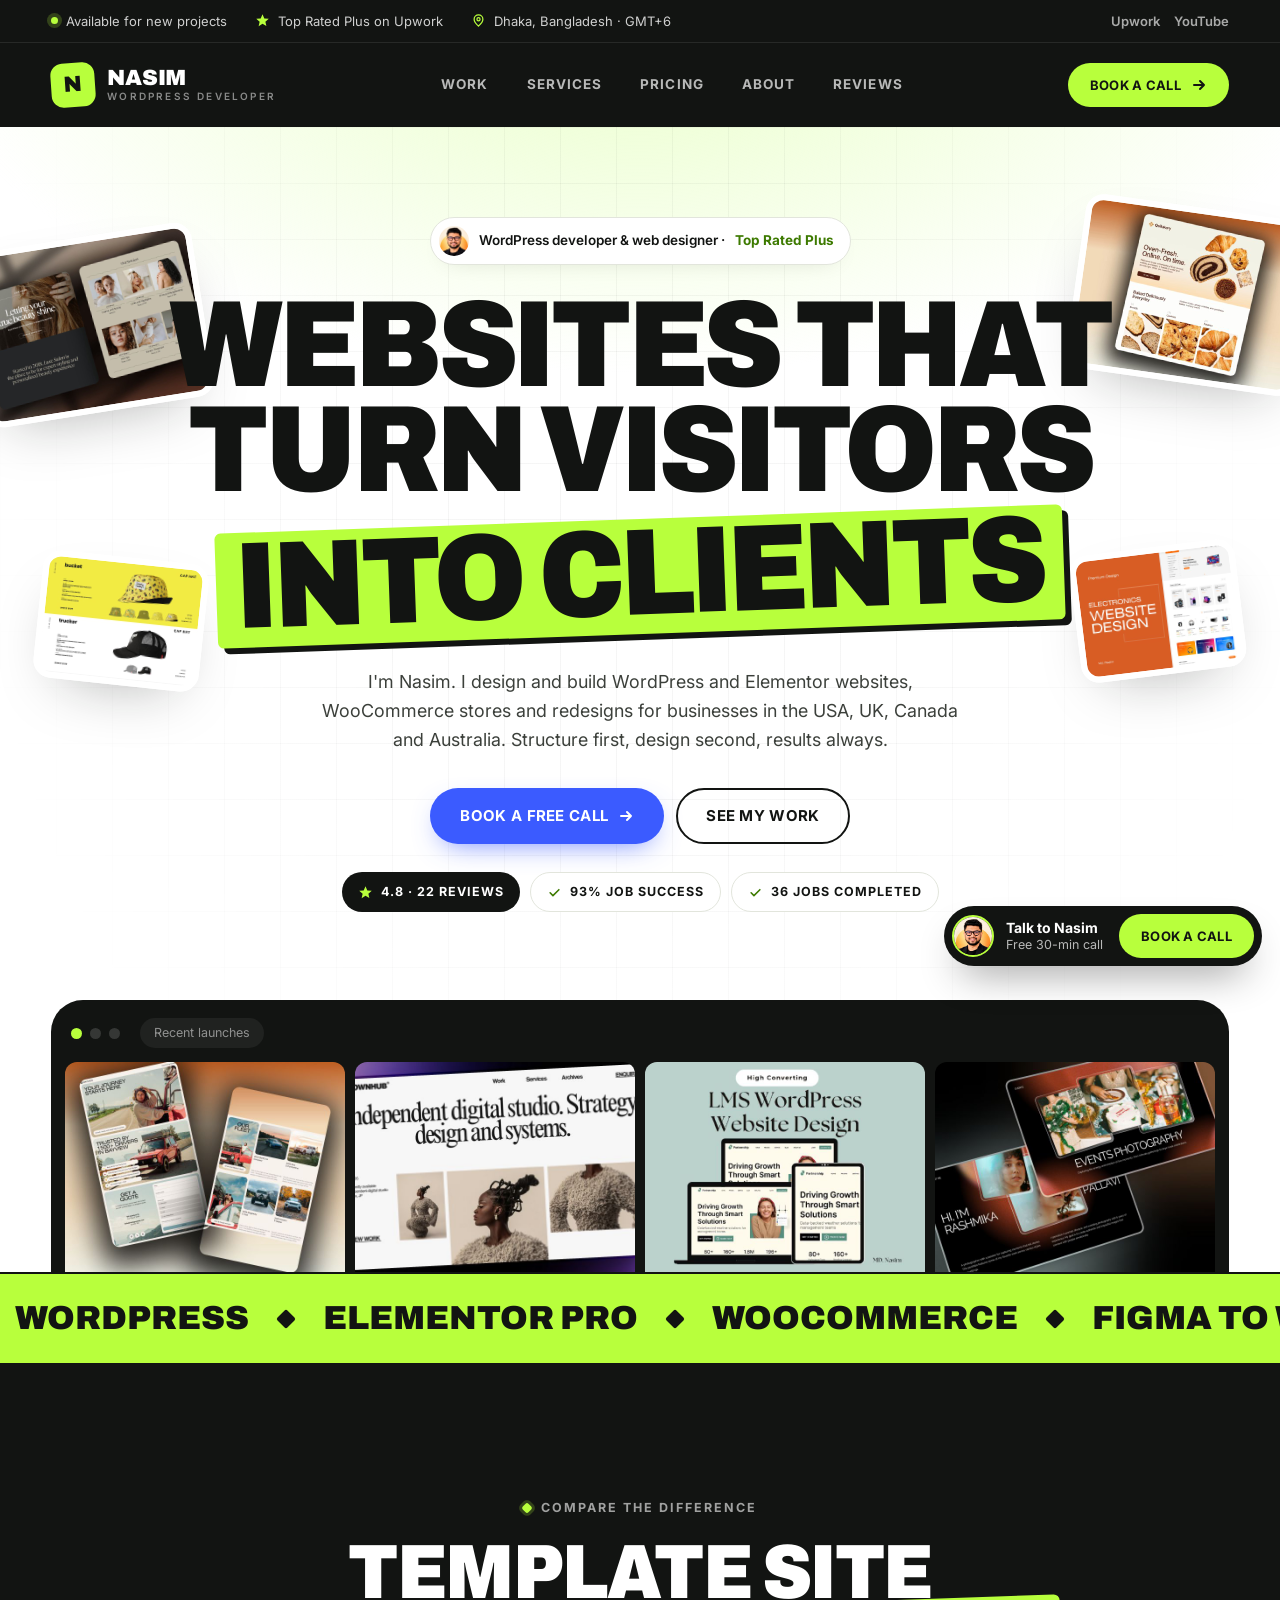
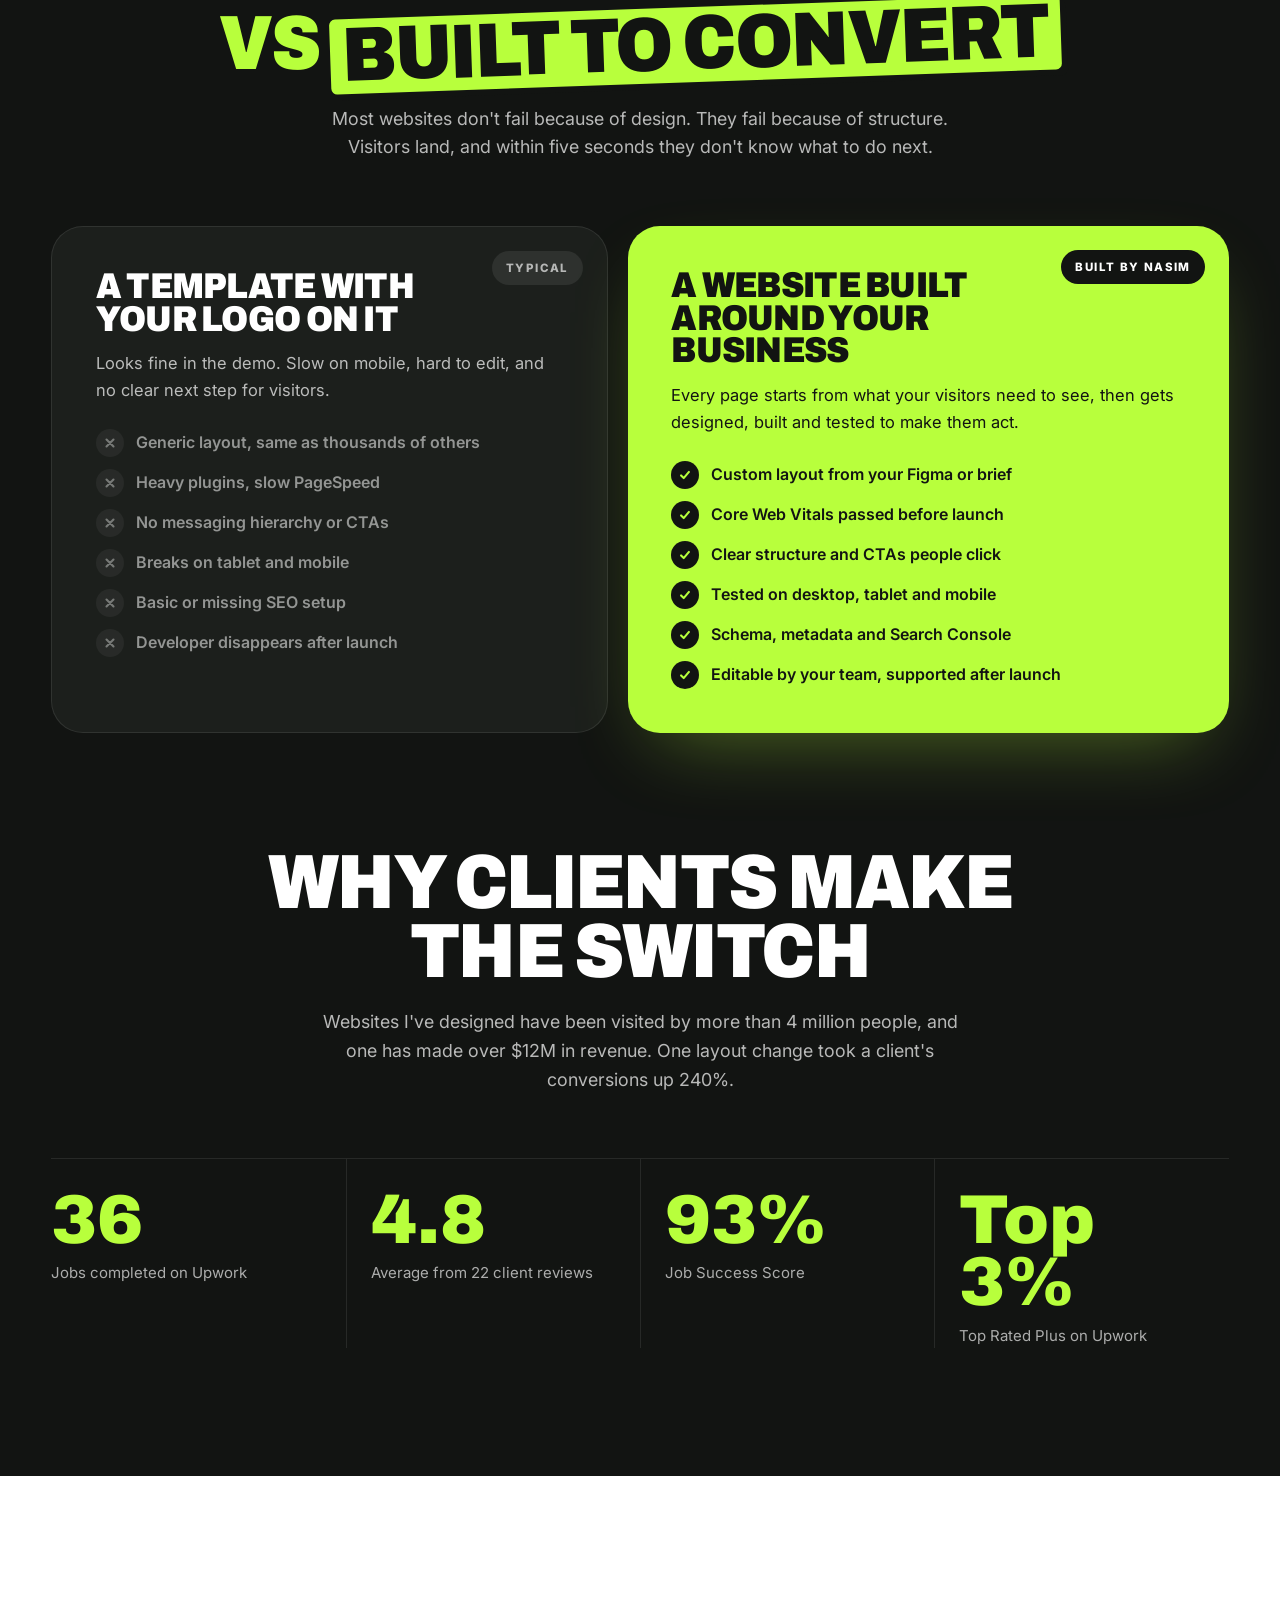
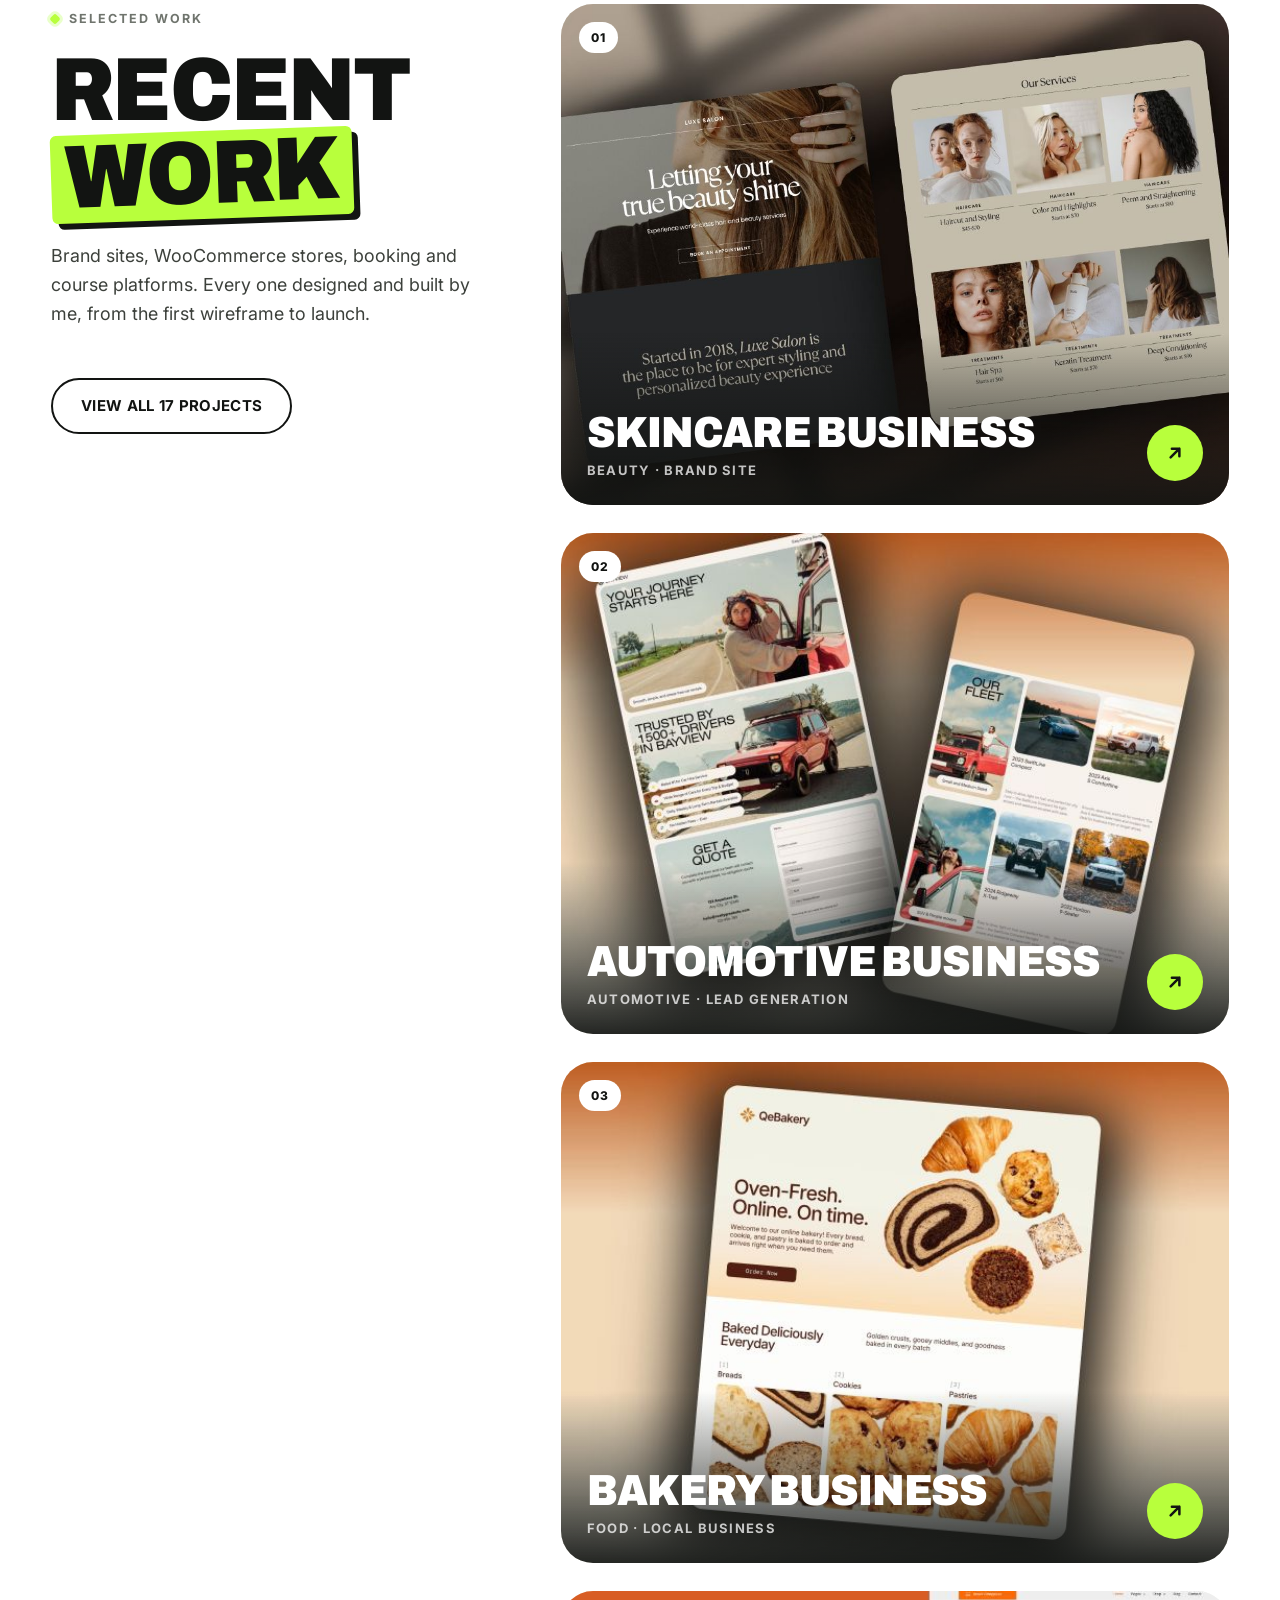
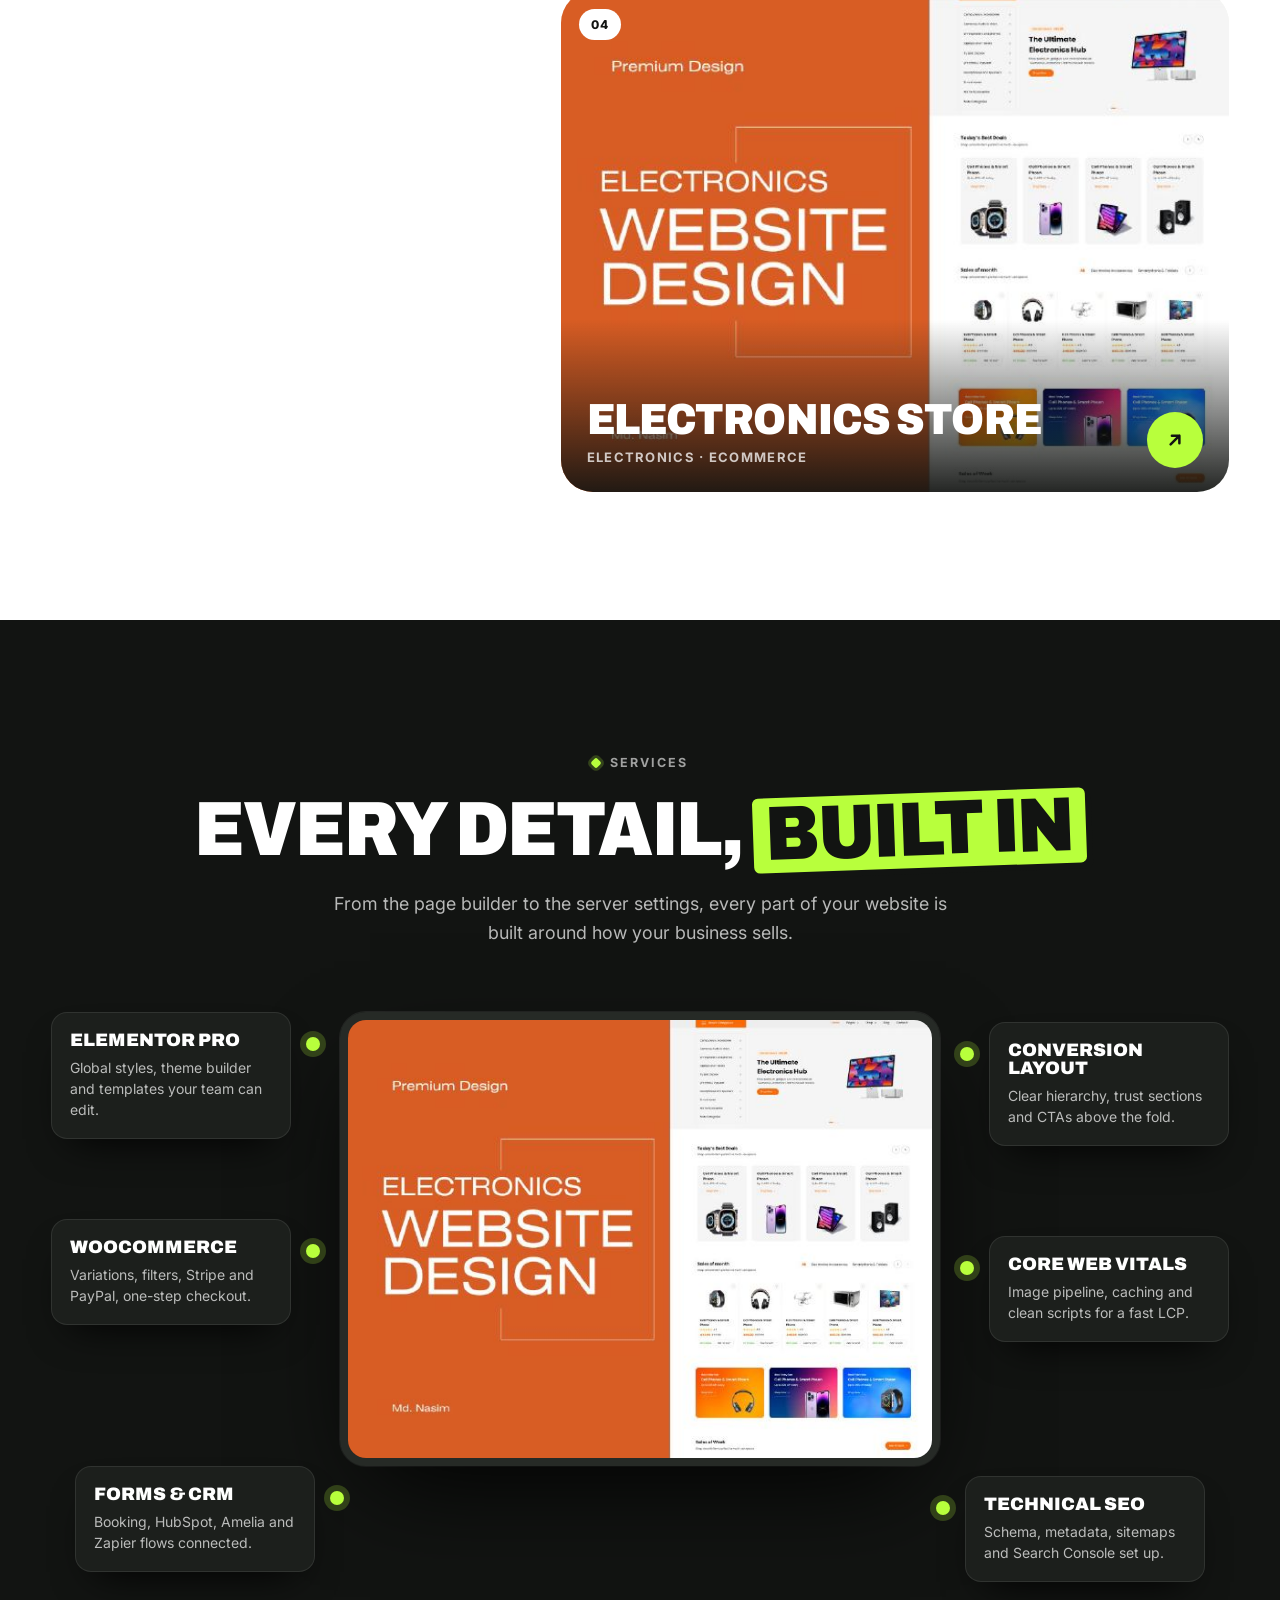
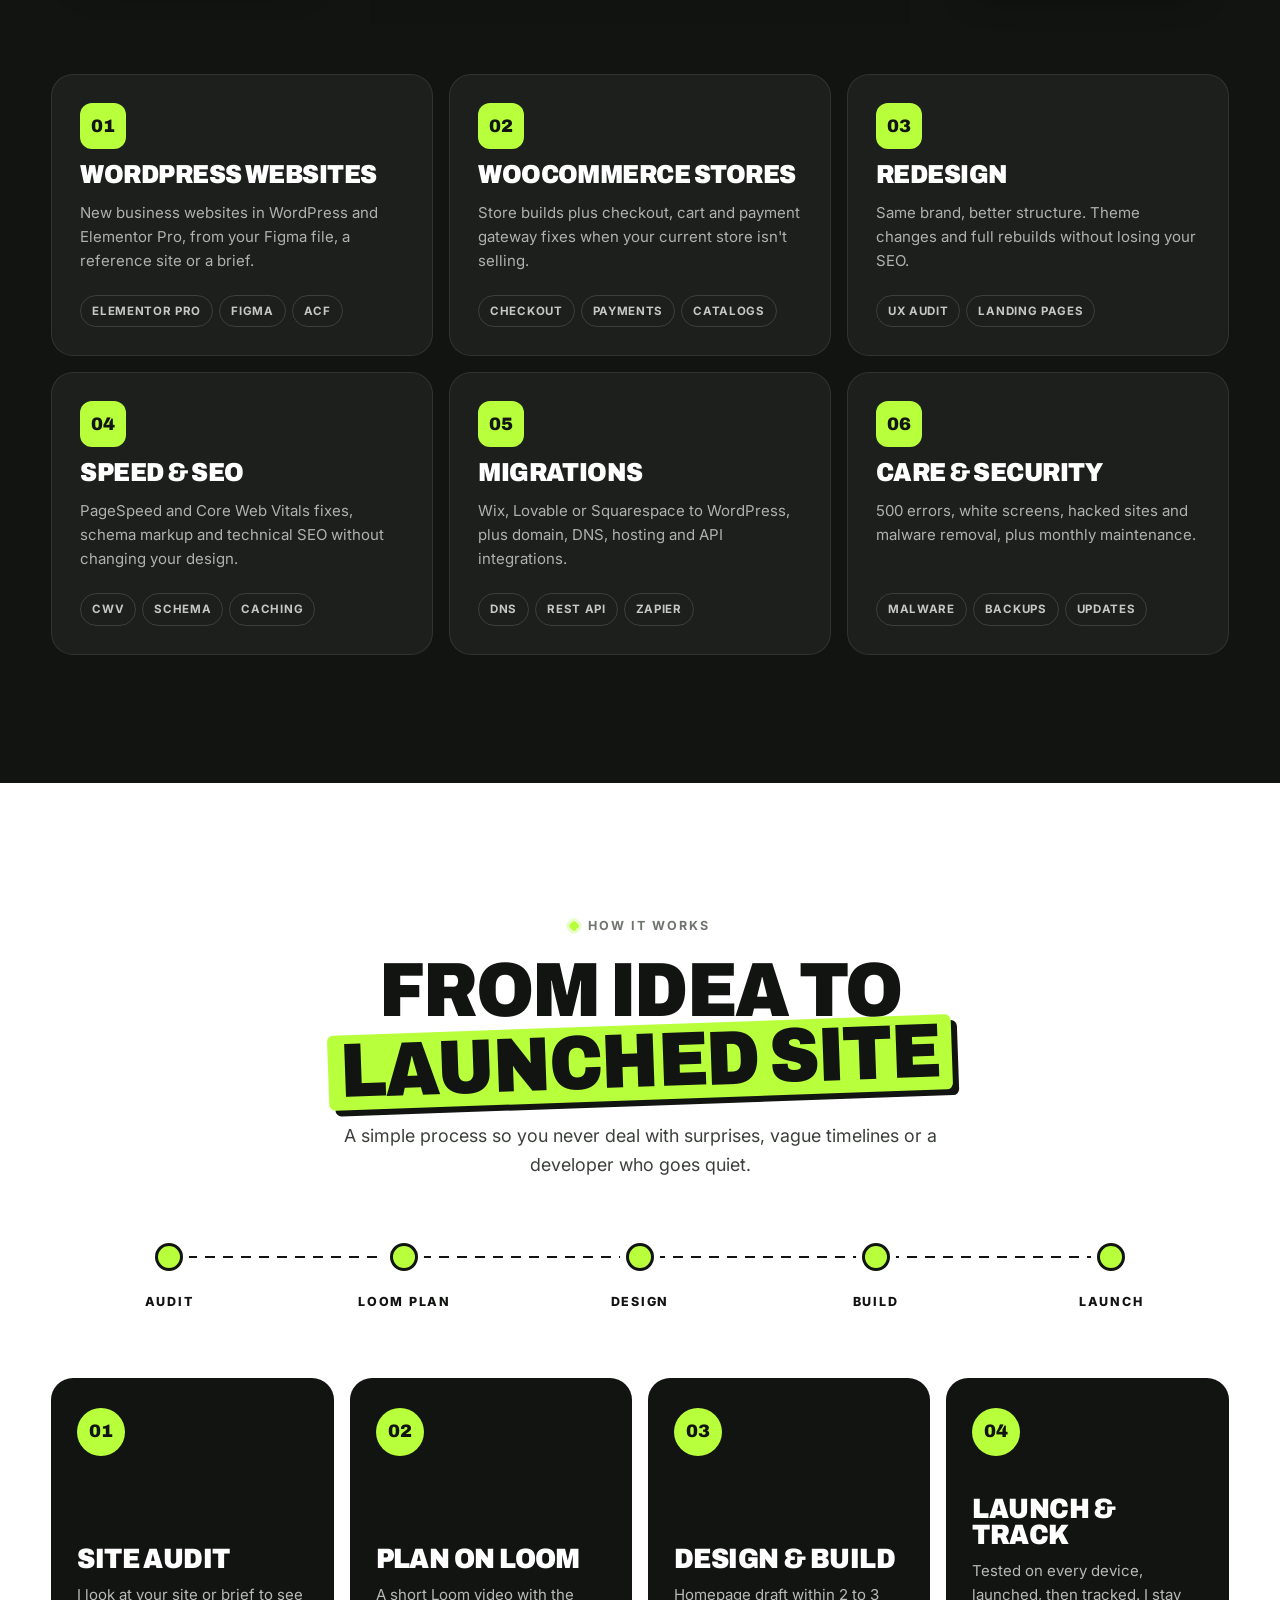
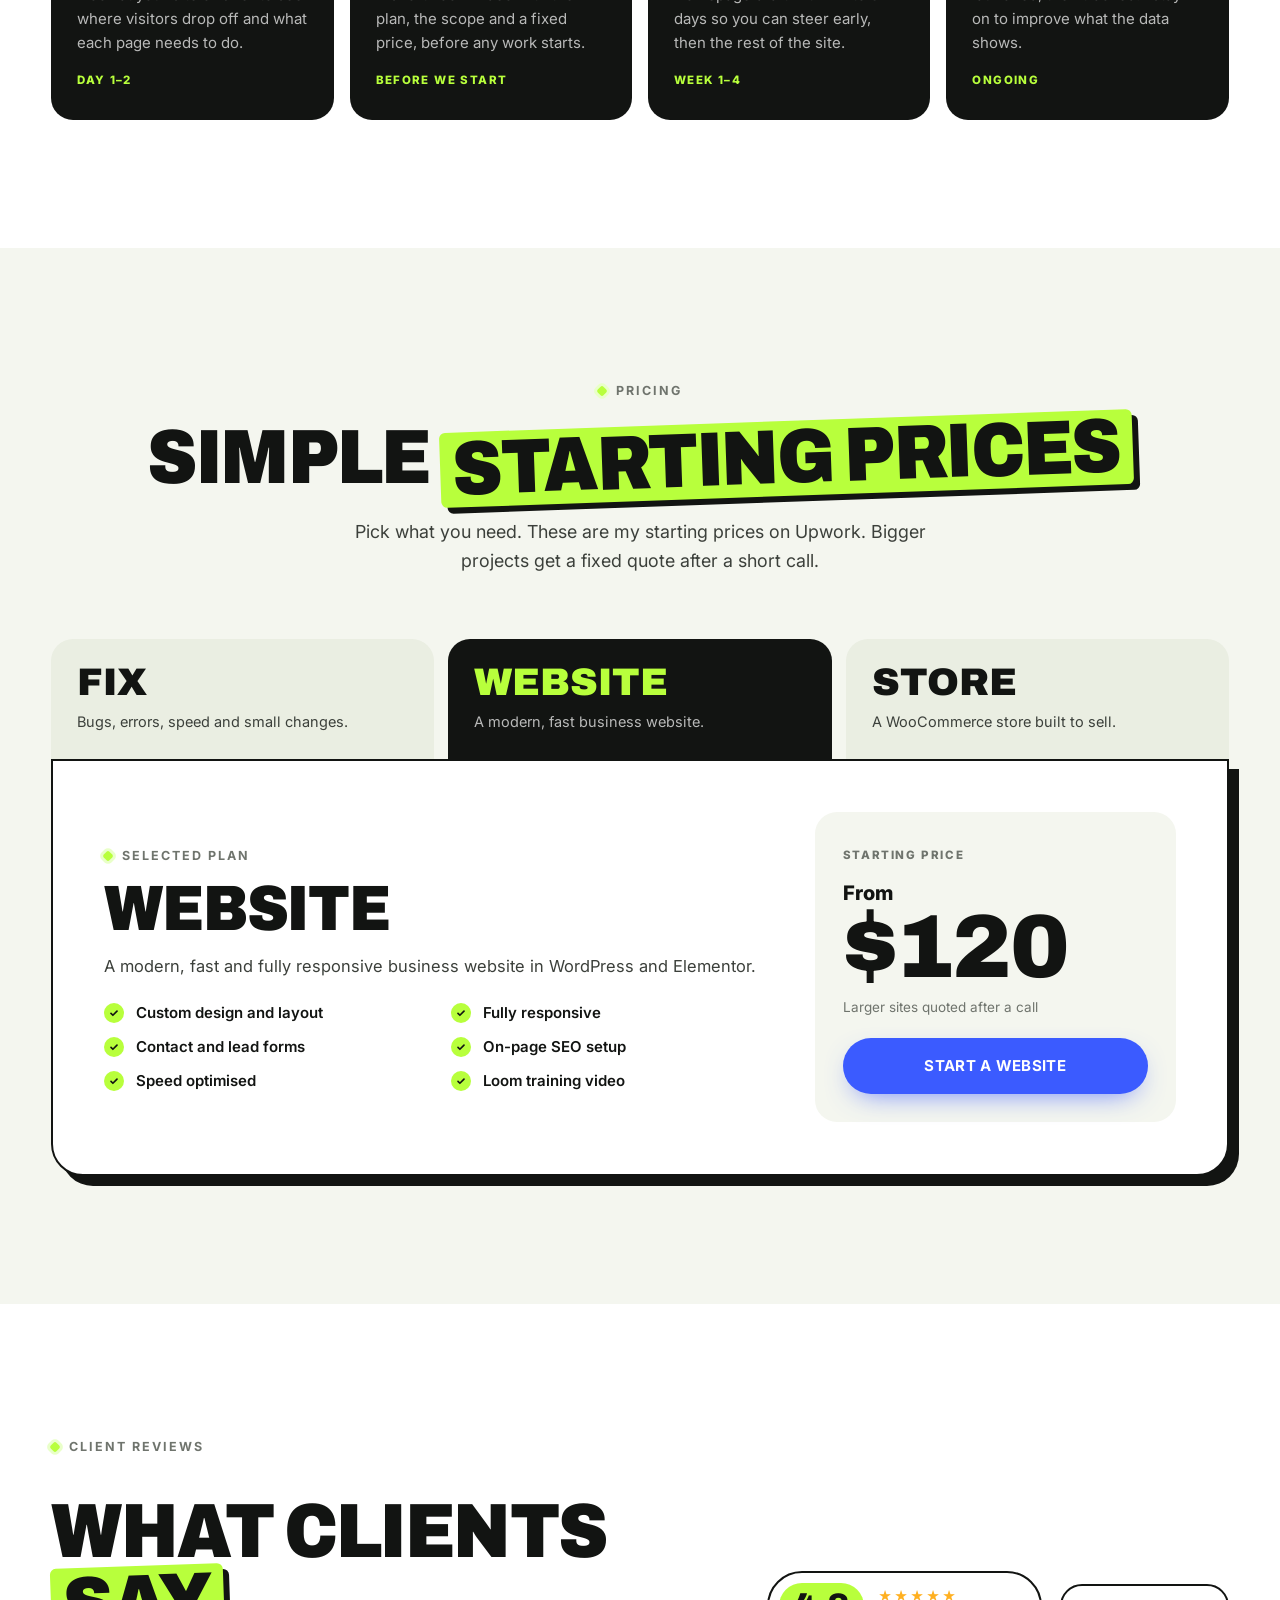
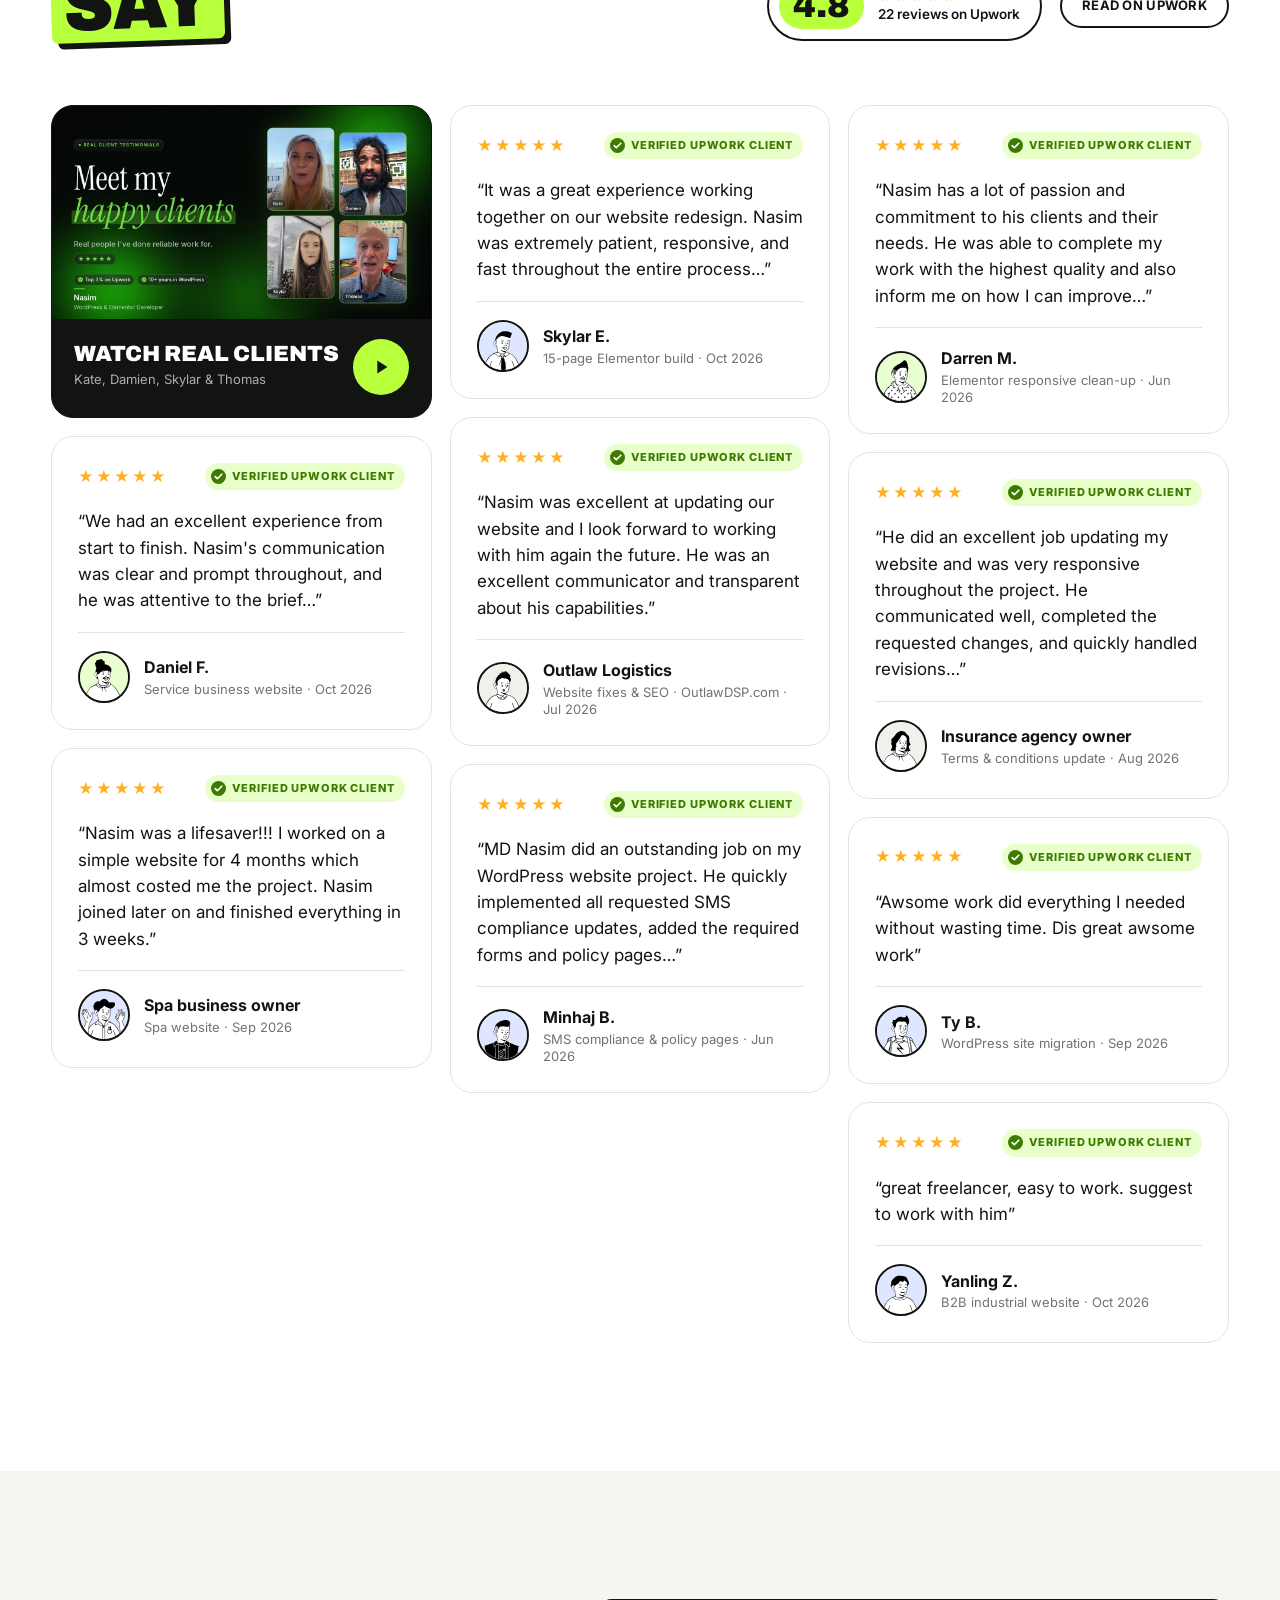
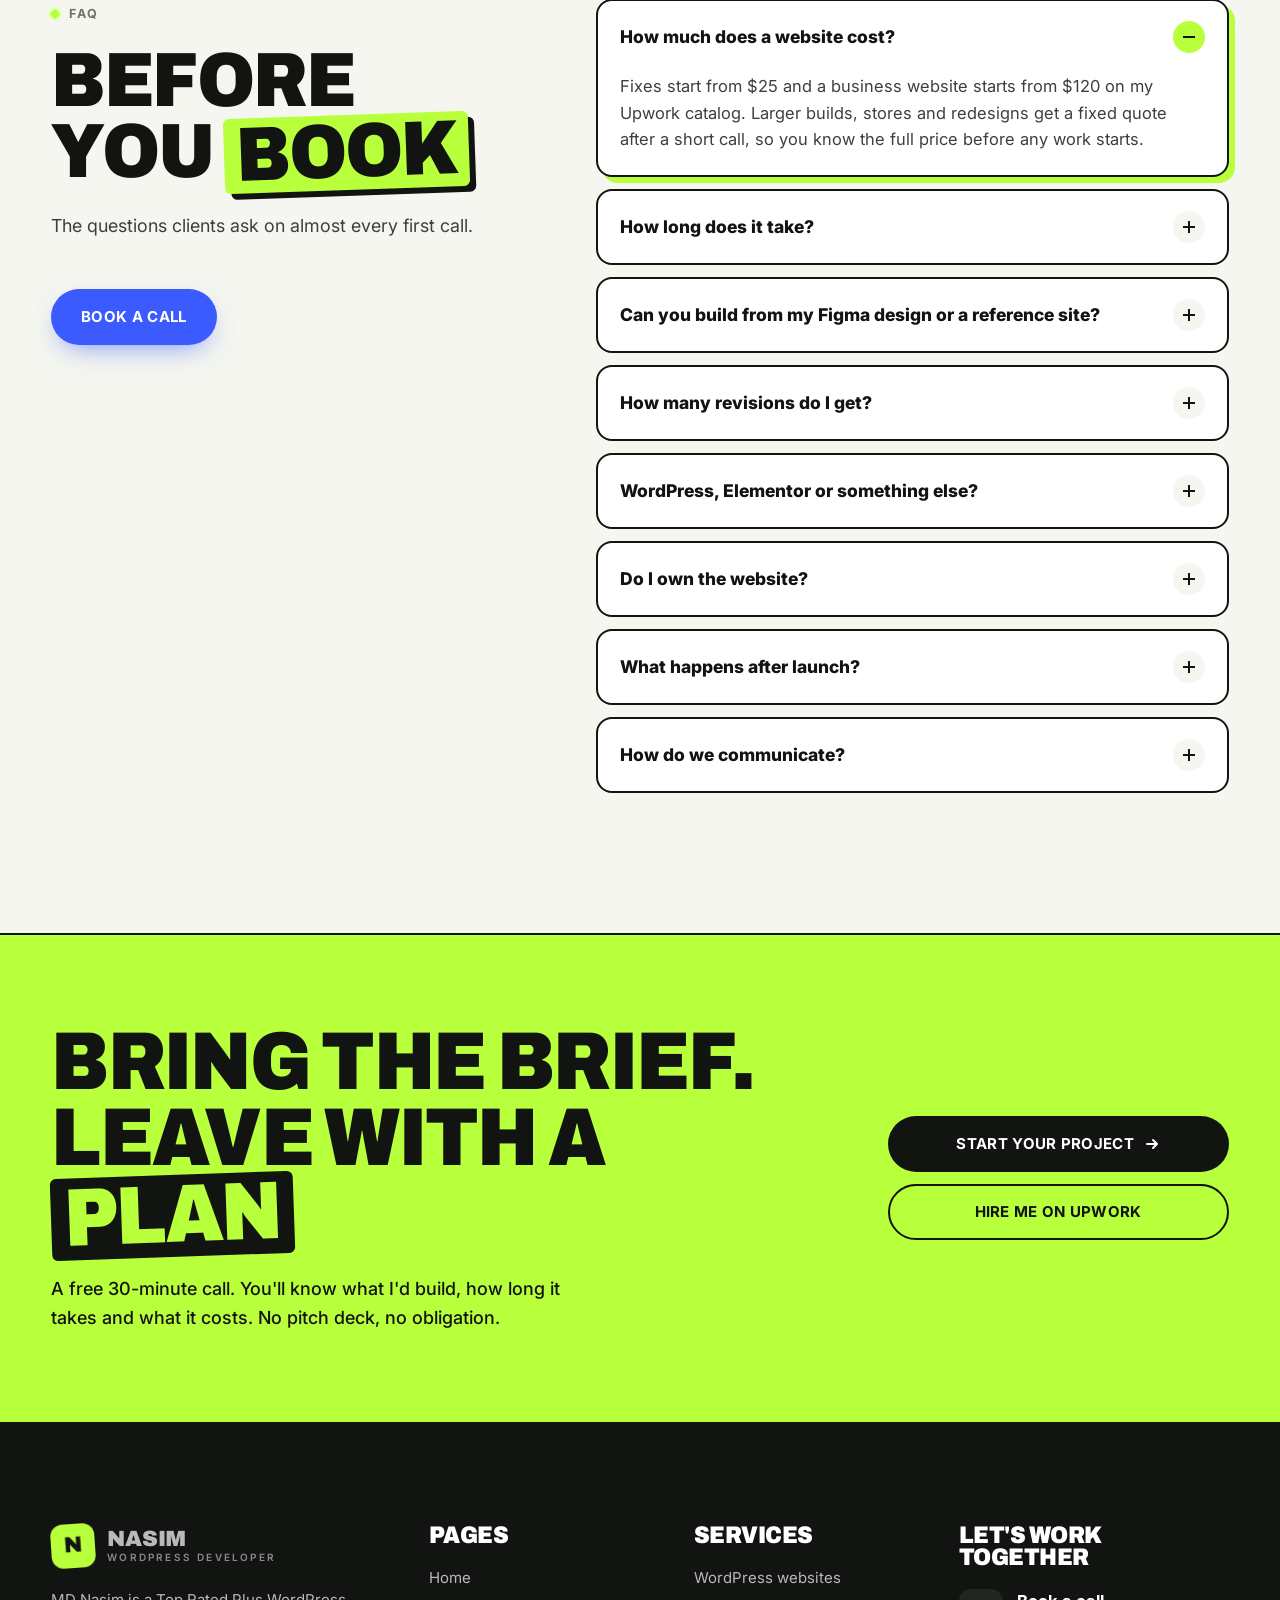
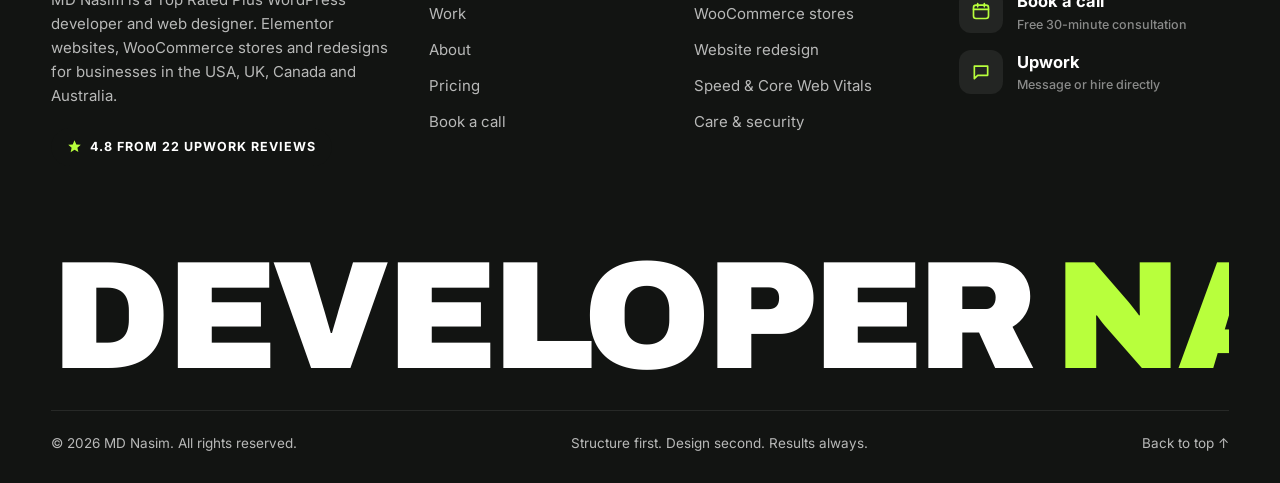
<file: index.html>
<!doctype html>
<html lang="en">
<head>
  <meta charset="utf-8">
  <meta name="viewport" content="width=device-width, initial-scale=1">
  <title>MD Nasim | WordPress Developer &amp; Web Designer (Top Rated Plus on Upwork)</title>
  <meta name="description" content="MD Nasim (Developer Nasim) is a Top Rated Plus WordPress developer and web designer on Upwork. Elementor websites, WooCommerce stores, redesigns and speed fixes for businesses in the USA, UK, Canada and Australia.">
  <link rel="canonical" href="https://developernasim.com/">
  <meta property="og:type" content="website">
  <meta property="og:title" content="MD Nasim | WordPress Developer & Web Designer">
  <meta property="og:description" content="Websites that turn visitors into clients. Top Rated Plus on Upwork, 4.8 from 22 client reviews.">
  <meta property="og:url" content="https://developernasim.com/">
  <meta property="og:image" content="https://developernasim.com/assets/img/video-thumb.jpg">
  <meta name="twitter:card" content="summary_large_image">
  <meta name="theme-color" content="#121412">
  <link rel="icon" href="data:image/svg+xml,%3Csvg xmlns='http://www.w3.org/2000/svg' viewBox='0 0 64 64'%3E%3Crect width='64' height='64' rx='16' fill='%23b8ff3c'/%3E%3Ctext x='32' y='46' text-anchor='middle' font-family='Arial Black,Arial' font-weight='900' font-size='38' fill='%23121412'%3EN%3C/text%3E%3C/svg%3E">
  <link rel="preconnect" href="https://fonts.googleapis.com">
  <link rel="preconnect" href="https://fonts.gstatic.com" crossorigin>
  <link href="https://fonts.googleapis.com/css2?family=Archivo:wdth,wght@62..125,500..900&family=Inter:wght@400;500;600;700;800&display=swap" rel="stylesheet">
  <link rel="stylesheet" href="assets/css/style.css">
  <script type="application/ld+json">
  {
    "@context": "https://schema.org",
    "@graph": [
      {
        "@type": "Person",
        "@id": "https://developernasim.com/#nasim",
        "name": "MD Nasim",
        "alternateName": ["Developer Nasim", "Nasim", "nasim_._"],
        "jobTitle": "WordPress Developer & Web Designer",
        "url": "https://developernasim.com/",
        "image": "https://developernasim.com/assets/img/nasim.png",
        "address": { "@type": "PostalAddress", "addressLocality": "Dhaka", "addressCountry": "BD" },
        "knowsAbout": ["WordPress", "Elementor Pro", "WooCommerce", "Website Redesign", "Core Web Vitals", "Technical SEO", "Figma to WordPress", "PHP", "JavaScript"],
        "sameAs": ["https://www.upwork.com/freelancers/~01bf8d0b2c962776a5", "https://www.upwork.com/freelancers/wordpressdevelopernasim", "https://youtu.be/MtGWQqKGL7c"]
      },
      {
        "@type": "ProfessionalService",
        "@id": "https://developernasim.com/#service",
        "name": "Developer Nasim — WordPress Development & Web Design",
        "url": "https://developernasim.com/",
        "image": "https://developernasim.com/assets/img/video-thumb.jpg",
        "founder": { "@id": "https://developernasim.com/#nasim" },
        "areaServed": ["US", "GB", "CA", "AU", "Worldwide"],
        "address": { "@type": "PostalAddress", "addressLocality": "Dhaka", "addressCountry": "BD" },
        "priceRange": "$25 - $5000",
        "serviceType": ["WordPress website development", "Elementor website design", "WooCommerce development", "Website redesign", "WordPress speed optimization", "WordPress maintenance"]
      },
      { "@type": "WebSite", "url": "https://developernasim.com/", "name": "Developer Nasim", "publisher": { "@id": "https://developernasim.com/#nasim" } }
    ]
  }
  </script>
</head>
<body data-page="home" id="top">
<header id="site-header"></header>

<main>
  <!-- HERO -->
  <section class="hero">
    <div class="hero-grid"></div>
    <div class="float-shot fs-1" aria-hidden="true"><img src="assets/work/skincare-business.jpg" alt=""></div>
    <div class="float-shot fs-2" aria-hidden="true"><img src="assets/work/bakery-business.jpg" alt=""></div>
    <div class="float-shot fs-3" aria-hidden="true"><img src="assets/work/premium-cap-brand.jpg" alt=""></div>
    <div class="float-shot fs-4" aria-hidden="true"><img src="assets/work/electronics-ecommerce.jpg" alt=""></div>

    <div class="wrap hero-inner">
      <span class="hero-kicker reveal"><img src="assets/img/nasim.png" alt="MD Nasim"><span class="k-long">WordPress developer &amp; web designer · </span><b>Top Rated Plus</b> <span class="k-short">on Upwork</span></span>
      <h1 class="mega reveal d1">
        <span class="row">Websites that</span>
        <span class="row">turn visitors</span>
        <span class="box">into clients</span>
      </h1>
      <p class="lead reveal d2">I'm Nasim. I design and build WordPress and Elementor websites, WooCommerce stores and redesigns for businesses in the USA, UK, Canada and Australia. Structure first, design second, results always.</p>
      <div class="hero-ctas reveal d3">
        <a class="btn btn--cta" href="book-a-call.html">Book a free call <svg viewBox="0 0 16 16" fill="none"><path d="M3 8h10M9 4l4 4-4 4" stroke="currentColor" stroke-width="2" stroke-linecap="round" stroke-linejoin="round"/></svg></a>
        <a class="btn btn--line" href="work.html">See my work</a>
      </div>
      <div class="badges reveal d3">
        <span class="badge"><svg viewBox="0 0 24 24" fill="currentColor"><path d="M12 2l2.9 6.6 7.1.6-5.4 4.7 1.6 7-6.2-3.8L5.8 21l1.6-7L2 9.2l7.1-.6z"/></svg>4.8 · 22 reviews</span>
        <span class="badge badge--light"><svg viewBox="0 0 24 24" fill="none" stroke="currentColor" stroke-width="2.5"><path d="M5 12.5l4.5 4.5L19 7.5" stroke-linecap="round" stroke-linejoin="round"/></svg>93% Job Success</span>
        <span class="badge badge--light"><svg viewBox="0 0 24 24" fill="none" stroke="currentColor" stroke-width="2.5"><path d="M5 12.5l4.5 4.5L19 7.5" stroke-linecap="round" stroke-linejoin="round"/></svg>36 jobs completed</span>
      </div>

      <div class="showcase reveal">
        <div class="showcase-frame">
          <div class="showcase-bar"><i></i><i></i><i></i><span>Recent launches</span></div>
          <div class="showcase-track">
            <img src="assets/work/automotive-business.jpg" alt="Automotive business website by MD Nasim">
            <img src="assets/work/digital-studio.jpg" alt="Digital studio website by MD Nasim">
            <img src="assets/work/lms-platform.jpg" alt="LMS platform website by MD Nasim">
            <img src="assets/work/photography-portfolio.jpg" alt="Photography portfolio website by MD Nasim">
          </div>
        </div>
      </div>
    </div>
  </section>

  <div class="marquee" aria-hidden="true">
    <div class="marquee-track">
      <div class="marquee-item">WordPress <i></i> Elementor Pro <i></i> WooCommerce <i></i> Figma to WordPress <i></i> Core Web Vitals <i></i> Technical SEO <i></i> Redesign <i></i></div>
      <div class="marquee-item">WordPress <i></i> Elementor Pro <i></i> WooCommerce <i></i> Figma to WordPress <i></i> Core Web Vitals <i></i> Technical SEO <i></i> Redesign <i></i></div>
    </div>
  </div>

  <!-- COMPARE -->
  <section class="section dark">
    <div class="wrap">
      <div class="head center">
        <span class="eyebrow reveal">Compare the difference</span>
        <h2 class="h2 reveal d1">Template site<br><span style="color:var(--neon)">vs</span> <span class="box">built to convert</span></h2>
        <p class="lead reveal d2">Most websites don't fail because of design. They fail because of structure. Visitors land, and within five seconds they don't know what to do next.</p>
      </div>
      <div class="compare">
        <div class="cmp cmp--plain reveal">
          <span class="cmp-tag">Typical</span>
          <h3>A template with your logo on it</h3>
          <p>Looks fine in the demo. Slow on mobile, hard to edit, and no clear next step for visitors.</p>
          <ul class="cmp-list">
            <li><span class="ic"><svg viewBox="0 0 16 16" fill="none" stroke="currentColor" stroke-width="2.4"><path d="M4 4l8 8M12 4l-8 8" stroke-linecap="round"/></svg></span>Generic layout, same as thousands of others</li>
            <li><span class="ic"><svg viewBox="0 0 16 16" fill="none" stroke="currentColor" stroke-width="2.4"><path d="M4 4l8 8M12 4l-8 8" stroke-linecap="round"/></svg></span>Heavy plugins, slow PageSpeed</li>
            <li><span class="ic"><svg viewBox="0 0 16 16" fill="none" stroke="currentColor" stroke-width="2.4"><path d="M4 4l8 8M12 4l-8 8" stroke-linecap="round"/></svg></span>No messaging hierarchy or CTAs</li>
            <li><span class="ic"><svg viewBox="0 0 16 16" fill="none" stroke="currentColor" stroke-width="2.4"><path d="M4 4l8 8M12 4l-8 8" stroke-linecap="round"/></svg></span>Breaks on tablet and mobile</li>
            <li><span class="ic"><svg viewBox="0 0 16 16" fill="none" stroke="currentColor" stroke-width="2.4"><path d="M4 4l8 8M12 4l-8 8" stroke-linecap="round"/></svg></span>Basic or missing SEO setup</li>
            <li><span class="ic"><svg viewBox="0 0 16 16" fill="none" stroke="currentColor" stroke-width="2.4"><path d="M4 4l8 8M12 4l-8 8" stroke-linecap="round"/></svg></span>Developer disappears after launch</li>
          </ul>
        </div>
        <div class="cmp cmp--pro reveal d1">
          <span class="cmp-tag">Built by Nasim</span>
          <h3>A website built around your business</h3>
          <p>Every page starts from what your visitors need to see, then gets designed, built and tested to make them act.</p>
          <ul class="cmp-list">
            <li><span class="ic"><svg viewBox="0 0 16 16" fill="none" stroke="currentColor" stroke-width="2.4"><path d="M3.5 8.5l3 3 6-7" stroke-linecap="round" stroke-linejoin="round"/></svg></span>Custom layout from your Figma or brief</li>
            <li><span class="ic"><svg viewBox="0 0 16 16" fill="none" stroke="currentColor" stroke-width="2.4"><path d="M3.5 8.5l3 3 6-7" stroke-linecap="round" stroke-linejoin="round"/></svg></span>Core Web Vitals passed before launch</li>
            <li><span class="ic"><svg viewBox="0 0 16 16" fill="none" stroke="currentColor" stroke-width="2.4"><path d="M3.5 8.5l3 3 6-7" stroke-linecap="round" stroke-linejoin="round"/></svg></span>Clear structure and CTAs people click</li>
            <li><span class="ic"><svg viewBox="0 0 16 16" fill="none" stroke="currentColor" stroke-width="2.4"><path d="M3.5 8.5l3 3 6-7" stroke-linecap="round" stroke-linejoin="round"/></svg></span>Tested on desktop, tablet and mobile</li>
            <li><span class="ic"><svg viewBox="0 0 16 16" fill="none" stroke="currentColor" stroke-width="2.4"><path d="M3.5 8.5l3 3 6-7" stroke-linecap="round" stroke-linejoin="round"/></svg></span>Schema, metadata and Search Console</li>
            <li><span class="ic"><svg viewBox="0 0 16 16" fill="none" stroke="currentColor" stroke-width="2.4"><path d="M3.5 8.5l3 3 6-7" stroke-linecap="round" stroke-linejoin="round"/></svg></span>Editable by your team, supported after launch</li>
          </ul>
        </div>
      </div>

      <div class="center" style="margin-top:clamp(80px,9vw,130px)">
        <h2 class="h2 reveal">Why clients make<br>the switch</h2>
        <p class="lead reveal d1" style="margin-top:22px">Websites I've designed have been visited by more than 4 million people, and one has made over $12M in revenue. One layout change took a client's conversions up 240%.</p>
      </div>
      <div class="stats-band">
        <div class="reveal"><b>36</b><span>Jobs completed on Upwork</span></div>
        <div class="reveal d1"><b>4.8</b><span>Average from 22 client reviews</span></div>
        <div class="reveal d2"><b>93%</b><span>Job Success Score</span></div>
        <div class="reveal d3"><b>Top 3%</b><span>Top Rated Plus on Upwork</span></div>
      </div>
    </div>
  </section>

  <!-- WORK -->
  <section class="section" id="work">
    <div class="wrap work-split">
      <div class="work-sticky">
        <span class="eyebrow reveal">Selected work</span>
        <h2 class="h2 reveal d1" style="margin-top:20px">Recent<br><span class="box">work</span></h2>
        <p class="lead reveal d2">Brand sites, WooCommerce stores, booking and course platforms. Every one designed and built by me, from the first wireframe to launch.</p>
        <a class="btn btn--line reveal d3" href="work.html">View all 17 projects</a>
      </div>
      <div class="work-stack" data-work="home"></div>
    </div>
  </section>

  <!-- SERVICES / HOTSPOTS -->
  <section class="section dark" id="services">
    <div class="wrap">
      <div class="head center">
        <span class="eyebrow reveal">Services</span>
        <h2 class="h2 reveal d1">Every detail, <span class="box">built in</span></h2>
        <p class="lead reveal d2">From the page builder to the server settings, every part of your website is built around how your business sells.</p>
      </div>

      <div class="hotspots">
        <div class="hs hs-1 reveal"><span class="dot"></span><b>Elementor Pro</b>Global styles, theme builder and templates your team can edit.</div>
        <div class="hs hs-2 reveal d1"><span class="dot"></span><b>Conversion layout</b>Clear hierarchy, trust sections and CTAs above the fold.</div>
        <div class="hs hs-3 reveal d1"><span class="dot"></span><b>WooCommerce</b>Variations, filters, Stripe and PayPal, one-step checkout.</div>
        <div class="hs hs-4 reveal d2"><span class="dot"></span><b>Core Web Vitals</b>Image pipeline, caching and clean scripts for a fast LCP.</div>
        <div class="hs hs-5 reveal d2"><span class="dot"></span><b>Forms &amp; CRM</b>Booking, HubSpot, Amelia and Zapier flows connected.</div>
        <div class="hs hs-6 reveal d3"><span class="dot"></span><b>Technical SEO</b>Schema, metadata, sitemaps and Search Console set up.</div>
        <div class="hs-image reveal"><img src="assets/work/electronics-ecommerce.jpg" alt="Electronics WooCommerce store designed and built by MD Nasim"></div>
      </div>

      <div class="svc-grid">
        <div class="svc reveal"><span class="n">01</span><h3>WordPress websites</h3><p>New business websites in WordPress and Elementor Pro, from your Figma file, a reference site or a brief.</p><div class="tags"><span class="tag">Elementor Pro</span><span class="tag">Figma</span><span class="tag">ACF</span></div></div>
        <div class="svc reveal d1"><span class="n">02</span><h3>WooCommerce stores</h3><p>Store builds plus checkout, cart and payment gateway fixes when your current store isn't selling.</p><div class="tags"><span class="tag">Checkout</span><span class="tag">Payments</span><span class="tag">Catalogs</span></div></div>
        <div class="svc reveal d2"><span class="n">03</span><h3>Redesign</h3><p>Same brand, better structure. Theme changes and full rebuilds without losing your SEO.</p><div class="tags"><span class="tag">UX audit</span><span class="tag">Landing pages</span></div></div>
        <div class="svc reveal"><span class="n">04</span><h3>Speed &amp; SEO</h3><p>PageSpeed and Core Web Vitals fixes, schema markup and technical SEO without changing your design.</p><div class="tags"><span class="tag">CWV</span><span class="tag">Schema</span><span class="tag">Caching</span></div></div>
        <div class="svc reveal d1"><span class="n">05</span><h3>Migrations</h3><p>Wix, Lovable or Squarespace to WordPress, plus domain, DNS, hosting and API integrations.</p><div class="tags"><span class="tag">DNS</span><span class="tag">REST API</span><span class="tag">Zapier</span></div></div>
        <div class="svc reveal d2"><span class="n">06</span><h3>Care &amp; security</h3><p>500 errors, white screens, hacked sites and malware removal, plus monthly maintenance.</p><div class="tags"><span class="tag">Malware</span><span class="tag">Backups</span><span class="tag">Updates</span></div></div>
      </div>
    </div>
  </section>

  <!-- PROCESS -->
  <section class="section" id="process">
    <div class="wrap">
      <div class="head center">
        <span class="eyebrow reveal">How it works</span>
        <h2 class="h2 reveal d1">From idea to<br><span class="box">launched site</span></h2>
        <p class="lead reveal d2">A simple process so you never deal with surprises, vague timelines or a developer who goes quiet.</p>
      </div>
      <div class="timeline reveal">
        <div class="tl-step"><i></i><span>Audit</span></div>
        <div class="tl-step"><i></i><span>Loom plan</span></div>
        <div class="tl-step"><i></i><span>Design</span></div>
        <div class="tl-step"><i></i><span>Build</span></div>
        <div class="tl-step"><i></i><span>Launch</span></div>
      </div>
      <div class="steps">
        <div class="step reveal"><span class="n">01</span><h3>Site audit</h3><p>I look at your site or brief to see where visitors drop off and what each page needs to do.</p><span class="when">Day 1–2</span></div>
        <div class="step reveal d1"><span class="n">02</span><h3>Plan on Loom</h3><p>A short Loom video with the plan, the scope and a fixed price, before any work starts.</p><span class="when">Before we start</span></div>
        <div class="step reveal d2"><span class="n">03</span><h3>Design &amp; build</h3><p>Homepage draft within 2 to 3 days so you can steer early, then the rest of the site.</p><span class="when">Week 1–4</span></div>
        <div class="step reveal d3"><span class="n">04</span><h3>Launch &amp; track</h3><p>Tested on every device, launched, then tracked. I stay on to improve what the data shows.</p><span class="when">Ongoing</span></div>
      </div>
    </div>
  </section>

  <!-- PRICING -->
  <section class="section paper" id="pricing">
    <div class="wrap">
      <div class="head center">
        <span class="eyebrow reveal">Pricing</span>
        <h2 class="h2 reveal d1">Simple <span class="box">starting prices</span></h2>
        <p class="lead reveal d2">Pick what you need. These are my starting prices on Upwork. Bigger projects get a fixed quote after a short call.</p>
      </div>
      <div class="tiers reveal" role="tablist">
        <button class="tier" role="tab" aria-selected="false" aria-controls="tier-fix"><b>Fix</b><span>Bugs, errors, speed and small changes.</span></button>
        <button class="tier" role="tab" aria-selected="true" aria-controls="tier-site"><b>Website</b><span>A modern, fast business website.</span></button>
        <button class="tier" role="tab" aria-selected="false" aria-controls="tier-store"><b>Store</b><span>A WooCommerce store built to sell.</span></button>
      </div>
      <div class="tier-panel reveal" id="tier-fix" role="tabpanel">
        <div><span class="eyebrow">Selected plan</span><h3>Fix</h3><p>WordPress and WooCommerce errors, speed and site issues fixed fast.</p>
          <ul><li>500 errors and white screens</li><li>Elementor layout fixes</li><li>Checkout and payment issues</li><li>Malware removal</li><li>PageSpeed improvements</li><li>Plugin conflicts</li></ul></div>
        <div class="price"><small>Starting price</small><span class="from">From</span><span class="amt">$25</span><span class="note">Fixed price, on Upwork</span><a class="btn btn--cta" href="book-a-call.html">Get it fixed</a></div>
      </div>
      <div class="tier-panel active reveal" id="tier-site" role="tabpanel">
        <div><span class="eyebrow">Selected plan</span><h3>Website</h3><p>A modern, fast and fully responsive business website in WordPress and Elementor.</p>
          <ul><li>Custom design and layout</li><li>Fully responsive</li><li>Contact and lead forms</li><li>On-page SEO setup</li><li>Speed optimised</li><li>Loom training video</li></ul></div>
        <div class="price"><small>Starting price</small><span class="from">From</span><span class="amt">$120</span><span class="note">Larger sites quoted after a call</span><a class="btn btn--cta" href="book-a-call.html">Start a website</a></div>
      </div>
      <div class="tier-panel reveal" id="tier-store" role="tabpanel">
        <div><span class="eyebrow">Selected plan</span><h3>Store</h3><p>A high-converting WooCommerce store for your brand, ready to take orders.</p>
          <ul><li>Product pages and variations</li><li>Stripe, PayPal and more</li><li>Optimised checkout</li><li>Mobile-first shopping</li><li>Product import</li><li>Order emails</li></ul></div>
        <div class="price"><small>Starting price</small><span class="from">From</span><span class="amt">$99</span><span class="note">Catalog size changes the quote</span><a class="btn btn--cta" href="book-a-call.html">Start a store</a></div>
      </div>
    </div>
  </section>

  <!-- REVIEWS -->
  <section class="section" id="reviews">
    <div class="wrap">
      <div class="head head-row">
        <div>
          <span class="eyebrow reveal">Client reviews</span>
          <h2 class="h2 reveal d1" style="margin-top:20px">What clients<br><span class="box">say</span></h2>
        </div>
        <div class="rating-row reveal d2">
          <div class="rating-big"><b>4.8</b><span><span class="stars">★★★★★</span><br>22 reviews on Upwork</span></div>
          <a class="btn btn--line btn--sm" href="https://www.upwork.com/freelancers/~01bf8d0b2c962776a5" target="_blank" rel="noopener">Read on Upwork</a>
        </div>
      </div>

      <div class="reviews">
        <a class="review review--video reveal" href="https://youtu.be/MtGWQqKGL7c" target="_blank" rel="noopener">
          <img src="assets/img/video-thumb.jpg" alt="Video testimonials from Kate, Damien, Skylar and Thomas" loading="lazy">
          <div class="vcap"><div><b>Watch real clients</b><span>Kate, Damien, Skylar &amp; Thomas</span></div><span class="play"><svg width="22" height="22" viewBox="0 0 24 24"><path d="M8 5v14l11-7z" fill="#121412"/></svg></span></div>
        </a>

        <article class="review reveal">
          <div class="review-top"><span class="stars">★★★★★</span><span class="verified"><svg viewBox="0 0 16 16"><circle cx="8" cy="8" r="8" fill="#3d7a00"/><path d="M4.5 8.2l2.2 2.2 4.8-4.8" stroke="#fff" stroke-width="1.8" fill="none" stroke-linecap="round" stroke-linejoin="round"/></svg>Verified Upwork client</span></div>
          <blockquote>“We had an excellent experience from start to finish. Nasim's communication was clear and prompt throughout, and he was attentive to the brief…”</blockquote>
          <div class="who"><span class="avatar"><img src="assets/avatars/daniel.svg" alt=""></span><div><b>Daniel F.</b><span>Service business website · Oct 2026</span></div></div>
        </article>

        <article class="review reveal">
          <div class="review-top"><span class="stars">★★★★★</span><span class="verified"><svg viewBox="0 0 16 16"><circle cx="8" cy="8" r="8" fill="#3d7a00"/><path d="M4.5 8.2l2.2 2.2 4.8-4.8" stroke="#fff" stroke-width="1.8" fill="none" stroke-linecap="round" stroke-linejoin="round"/></svg>Verified Upwork client</span></div>
          <blockquote>“Nasim was a lifesaver!!! I worked on a simple website for 4 months which almost costed me the project. Nasim joined later on and finished everything in 3 weeks.”</blockquote>
          <div class="who"><span class="avatar"><img src="assets/avatars/spa.svg" alt=""></span><div><b>Spa business owner</b><span>Spa website · Sep 2026</span></div></div>
        </article>

        <article class="review reveal">
          <div class="review-top"><span class="stars">★★★★★</span><span class="verified"><svg viewBox="0 0 16 16"><circle cx="8" cy="8" r="8" fill="#3d7a00"/><path d="M4.5 8.2l2.2 2.2 4.8-4.8" stroke="#fff" stroke-width="1.8" fill="none" stroke-linecap="round" stroke-linejoin="round"/></svg>Verified Upwork client</span></div>
          <blockquote>“It was a great experience working together on our website redesign. Nasim was extremely patient, responsive, and fast throughout the entire process…”</blockquote>
          <div class="who"><span class="avatar"><img src="assets/avatars/skylar.svg" alt=""></span><div><b>Skylar E.</b><span>15-page Elementor build · Oct 2026</span></div></div>
        </article>

        <article class="review reveal">
          <div class="review-top"><span class="stars">★★★★★</span><span class="verified"><svg viewBox="0 0 16 16"><circle cx="8" cy="8" r="8" fill="#3d7a00"/><path d="M4.5 8.2l2.2 2.2 4.8-4.8" stroke="#fff" stroke-width="1.8" fill="none" stroke-linecap="round" stroke-linejoin="round"/></svg>Verified Upwork client</span></div>
          <blockquote>“Nasim was excellent at updating our website and I look forward to working with him again the future. He was an excellent communicator and transparent about his capabilities.”</blockquote>
          <div class="who"><span class="avatar"><img src="assets/avatars/outlaw.svg" alt=""></span><div><b>Outlaw Logistics</b><span>Website fixes &amp; SEO · OutlawDSP.com · Jul 2026</span></div></div>
        </article>

        <article class="review reveal">
          <div class="review-top"><span class="stars">★★★★★</span><span class="verified"><svg viewBox="0 0 16 16"><circle cx="8" cy="8" r="8" fill="#3d7a00"/><path d="M4.5 8.2l2.2 2.2 4.8-4.8" stroke="#fff" stroke-width="1.8" fill="none" stroke-linecap="round" stroke-linejoin="round"/></svg>Verified Upwork client</span></div>
          <blockquote>“MD Nasim did an outstanding job on my WordPress website project. He quickly implemented all requested SMS compliance updates, added the required forms and policy pages…”</blockquote>
          <div class="who"><span class="avatar"><img src="assets/avatars/minhaj.svg" alt=""></span><div><b>Minhaj B.</b><span>SMS compliance &amp; policy pages · Jun 2026</span></div></div>
        </article>

        <article class="review reveal">
          <div class="review-top"><span class="stars">★★★★★</span><span class="verified"><svg viewBox="0 0 16 16"><circle cx="8" cy="8" r="8" fill="#3d7a00"/><path d="M4.5 8.2l2.2 2.2 4.8-4.8" stroke="#fff" stroke-width="1.8" fill="none" stroke-linecap="round" stroke-linejoin="round"/></svg>Verified Upwork client</span></div>
          <blockquote>“Nasim has a lot of passion and commitment to his clients and their needs. He was able to complete my work with the highest quality and also inform me on how I can improve…”</blockquote>
          <div class="who"><span class="avatar"><img src="assets/avatars/darren.svg" alt=""></span><div><b>Darren M.</b><span>Elementor responsive clean-up · Jun 2026</span></div></div>
        </article>

        <article class="review reveal">
          <div class="review-top"><span class="stars">★★★★★</span><span class="verified"><svg viewBox="0 0 16 16"><circle cx="8" cy="8" r="8" fill="#3d7a00"/><path d="M4.5 8.2l2.2 2.2 4.8-4.8" stroke="#fff" stroke-width="1.8" fill="none" stroke-linecap="round" stroke-linejoin="round"/></svg>Verified Upwork client</span></div>
          <blockquote>“He did an excellent job updating my website and was very responsive throughout the project. He communicated well, completed the requested changes, and quickly handled revisions…”</blockquote>
          <div class="who"><span class="avatar"><img src="assets/avatars/auto.svg" alt=""></span><div><b>Insurance agency owner</b><span>Terms &amp; conditions update · Aug 2026</span></div></div>
        </article>

        <article class="review reveal">
          <div class="review-top"><span class="stars">★★★★★</span><span class="verified"><svg viewBox="0 0 16 16"><circle cx="8" cy="8" r="8" fill="#3d7a00"/><path d="M4.5 8.2l2.2 2.2 4.8-4.8" stroke="#fff" stroke-width="1.8" fill="none" stroke-linecap="round" stroke-linejoin="round"/></svg>Verified Upwork client</span></div>
          <blockquote>“Awsome work did everything I needed without wasting time. Dis great awsome work”</blockquote>
          <div class="who"><span class="avatar"><img src="assets/avatars/ty.svg" alt=""></span><div><b>Ty B.</b><span>WordPress site migration · Sep 2026</span></div></div>
        </article>

        <article class="review reveal">
          <div class="review-top"><span class="stars">★★★★★</span><span class="verified"><svg viewBox="0 0 16 16"><circle cx="8" cy="8" r="8" fill="#3d7a00"/><path d="M4.5 8.2l2.2 2.2 4.8-4.8" stroke="#fff" stroke-width="1.8" fill="none" stroke-linecap="round" stroke-linejoin="round"/></svg>Verified Upwork client</span></div>
          <blockquote>“great freelancer, easy to work. suggest to work with him”</blockquote>
          <div class="who"><span class="avatar"><img src="assets/avatars/yanling.svg" alt=""></span><div><b>Yanling Z.</b><span>B2B industrial website · Oct 2026</span></div></div>
        </article>
      </div>
    </div>
  </section>

  <!-- FAQ -->
  <section class="section paper" id="faq">
    <div class="wrap faq-grid">
      <div class="faq-side">
        <span class="eyebrow reveal">FAQ</span>
        <h2 class="h2 reveal d1" style="margin-top:20px">Before<br>you <span class="box">book</span></h2>
        <p class="lead reveal d2" style="margin-top:22px">The questions clients ask on almost every first call.</p>
        <a class="btn btn--cta reveal d3" href="book-a-call.html">Book a call</a>
      </div>
      <div class="faq">
        <details class="reveal" open><summary>How much does a website cost?<span class="pm"></span></summary><div class="ans"><p>Fixes start from $25 and a business website starts from $120 on my Upwork catalog. Larger builds, stores and redesigns get a fixed quote after a short call, so you know the full price before any work starts.</p></div></details>
        <details class="reveal"><summary>How long does it take?<span class="pm"></span></summary><div class="ans"><p>Most business websites take 1 to 4 weeks. You get a homepage draft within 2 to 3 days of starting. Fixes are usually done within a day or two.</p></div></details>
        <details class="reveal"><summary>Can you build from my Figma design or a reference site?<span class="pm"></span></summary><div class="ans"><p>Yes. Most of my builds start from a Figma file, an AI-generated design or a site you like. I rebuild it pixel-accurate in Elementor Pro with global styles, so your team can edit it later.</p></div></details>
        <details class="reveal"><summary>How many revisions do I get?<span class="pm"></span></summary><div class="ans"><p>Revisions within the agreed scope are included. Small changes along the way, like swapping images or adjusting sections, are part of the job.</p></div></details>
        <details class="reveal"><summary>WordPress, Elementor or something else?<span class="pm"></span></summary><div class="ans"><p>For most businesses, WordPress with Elementor Pro is the right call: fast to build, easy to edit and good for SEO. If speed is the whole brief, I also build with Next.js or Astro.</p></div></details>
        <details class="reveal"><summary>Do I own the website?<span class="pm"></span></summary><div class="ans"><p>Yes, 100%. Everything is built on your hosting and accounts. You get full admin access and a Loom walkthrough of how to edit it.</p></div></details>
        <details class="reveal"><summary>What happens after launch?<span class="pm"></span></summary><div class="ans"><p>I stay on the project. You get a plan for what to improve next, and I offer monthly maintenance: updates, backups, security and small edits.</p></div></details>
        <details class="reveal"><summary>How do we communicate?<span class="pm"></span></summary><div class="ans"><p>Directly with me, through Upwork messages, email or Zoom. I share progress with short Loom videos and reply within a few hours.</p></div></details>
      </div>
    </div>
  </section>

  <!-- CTA BAND -->
  <section class="cta-band">
    <div class="wrap">
      <div>
        <h2 class="reveal">Bring the brief.<br>Leave with a <span class="box box--ink">plan</span></h2>
        <p class="reveal d1">A free 30-minute call. You'll know what I'd build, how long it takes and what it costs. No pitch deck, no obligation.</p>
      </div>
      <div class="actions reveal d2">
        <a class="btn btn--ink" href="book-a-call.html">Start your project <svg viewBox="0 0 16 16" fill="none"><path d="M3 8h10M9 4l4 4-4 4" stroke="currentColor" stroke-width="2" stroke-linecap="round" stroke-linejoin="round"/></svg></a>
        <a class="btn btn--line" href="https://www.upwork.com/freelancers/~01bf8d0b2c962776a5" target="_blank" rel="noopener">Hire me on Upwork</a>
      </div>
    </div>
  </section>
</main>

<footer id="site-footer"></footer>
<script src="assets/js/main.js"></script>
</body>
</html>
</file>
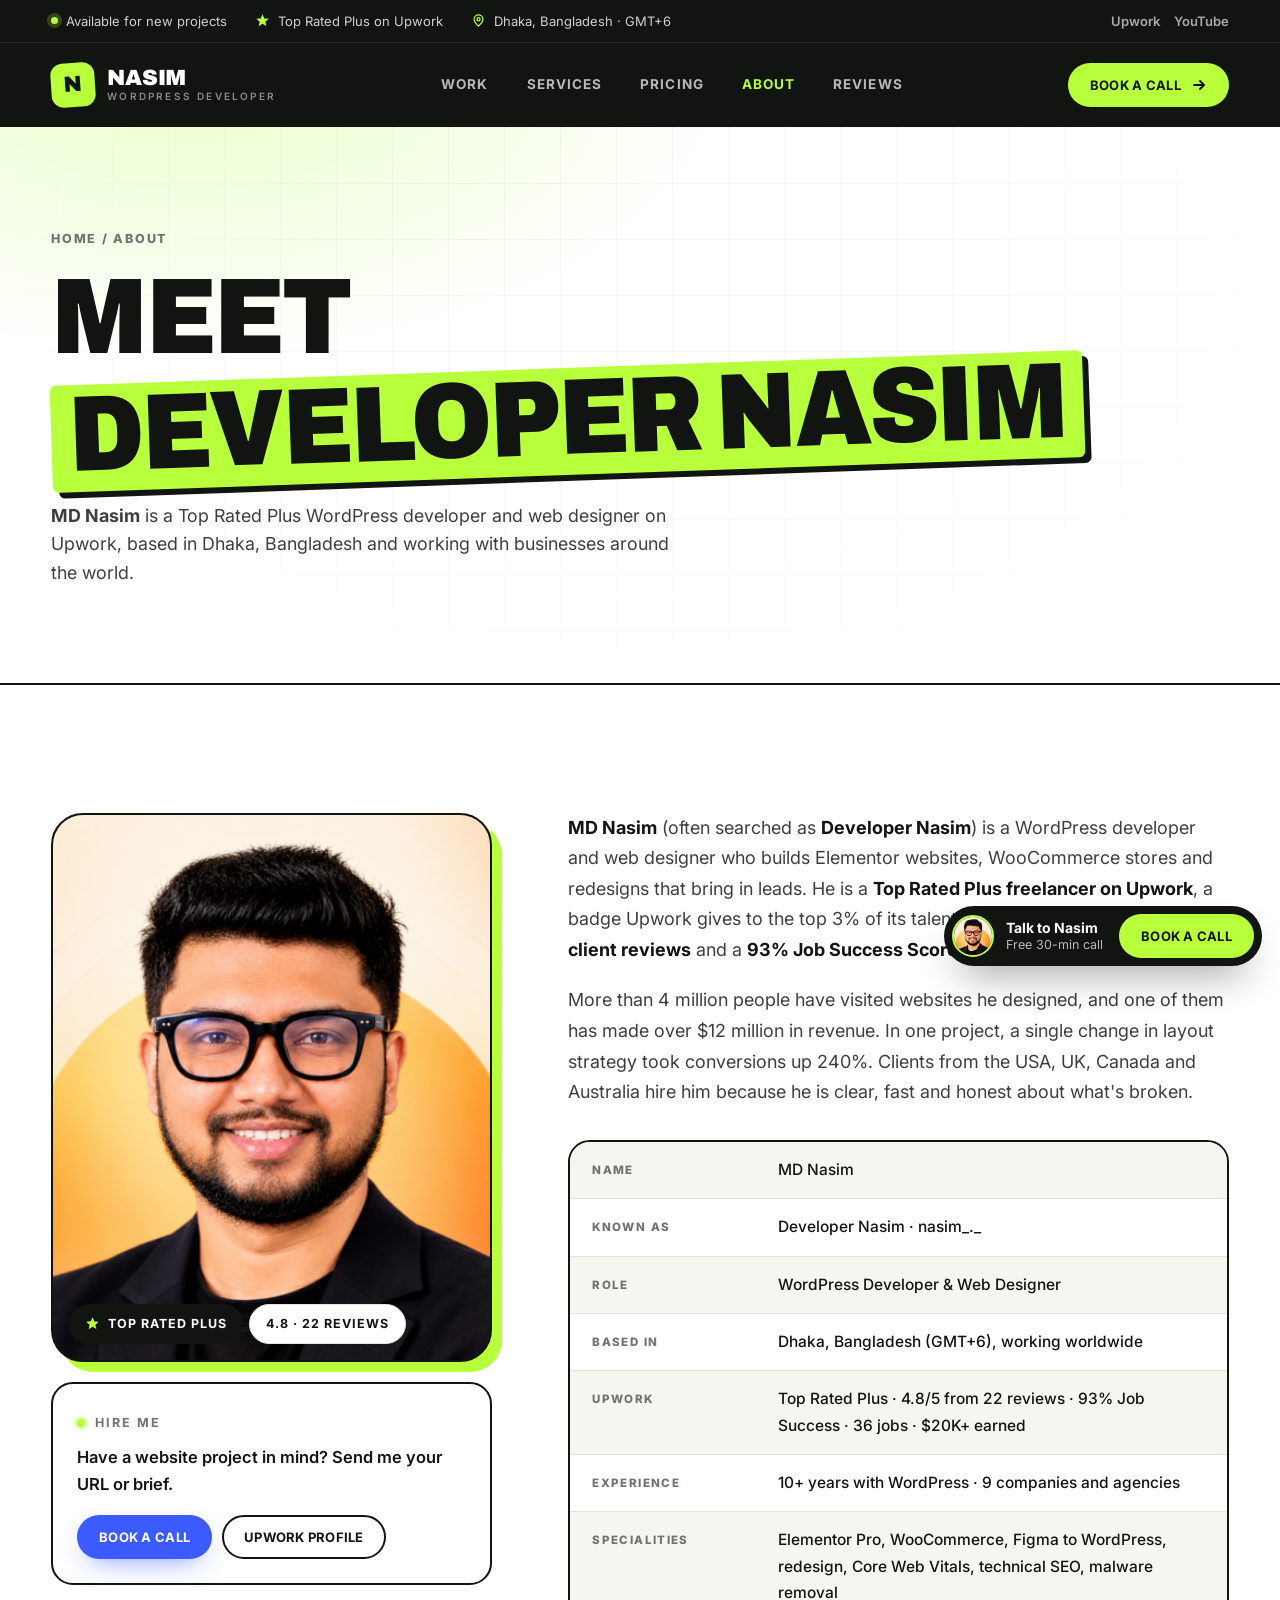
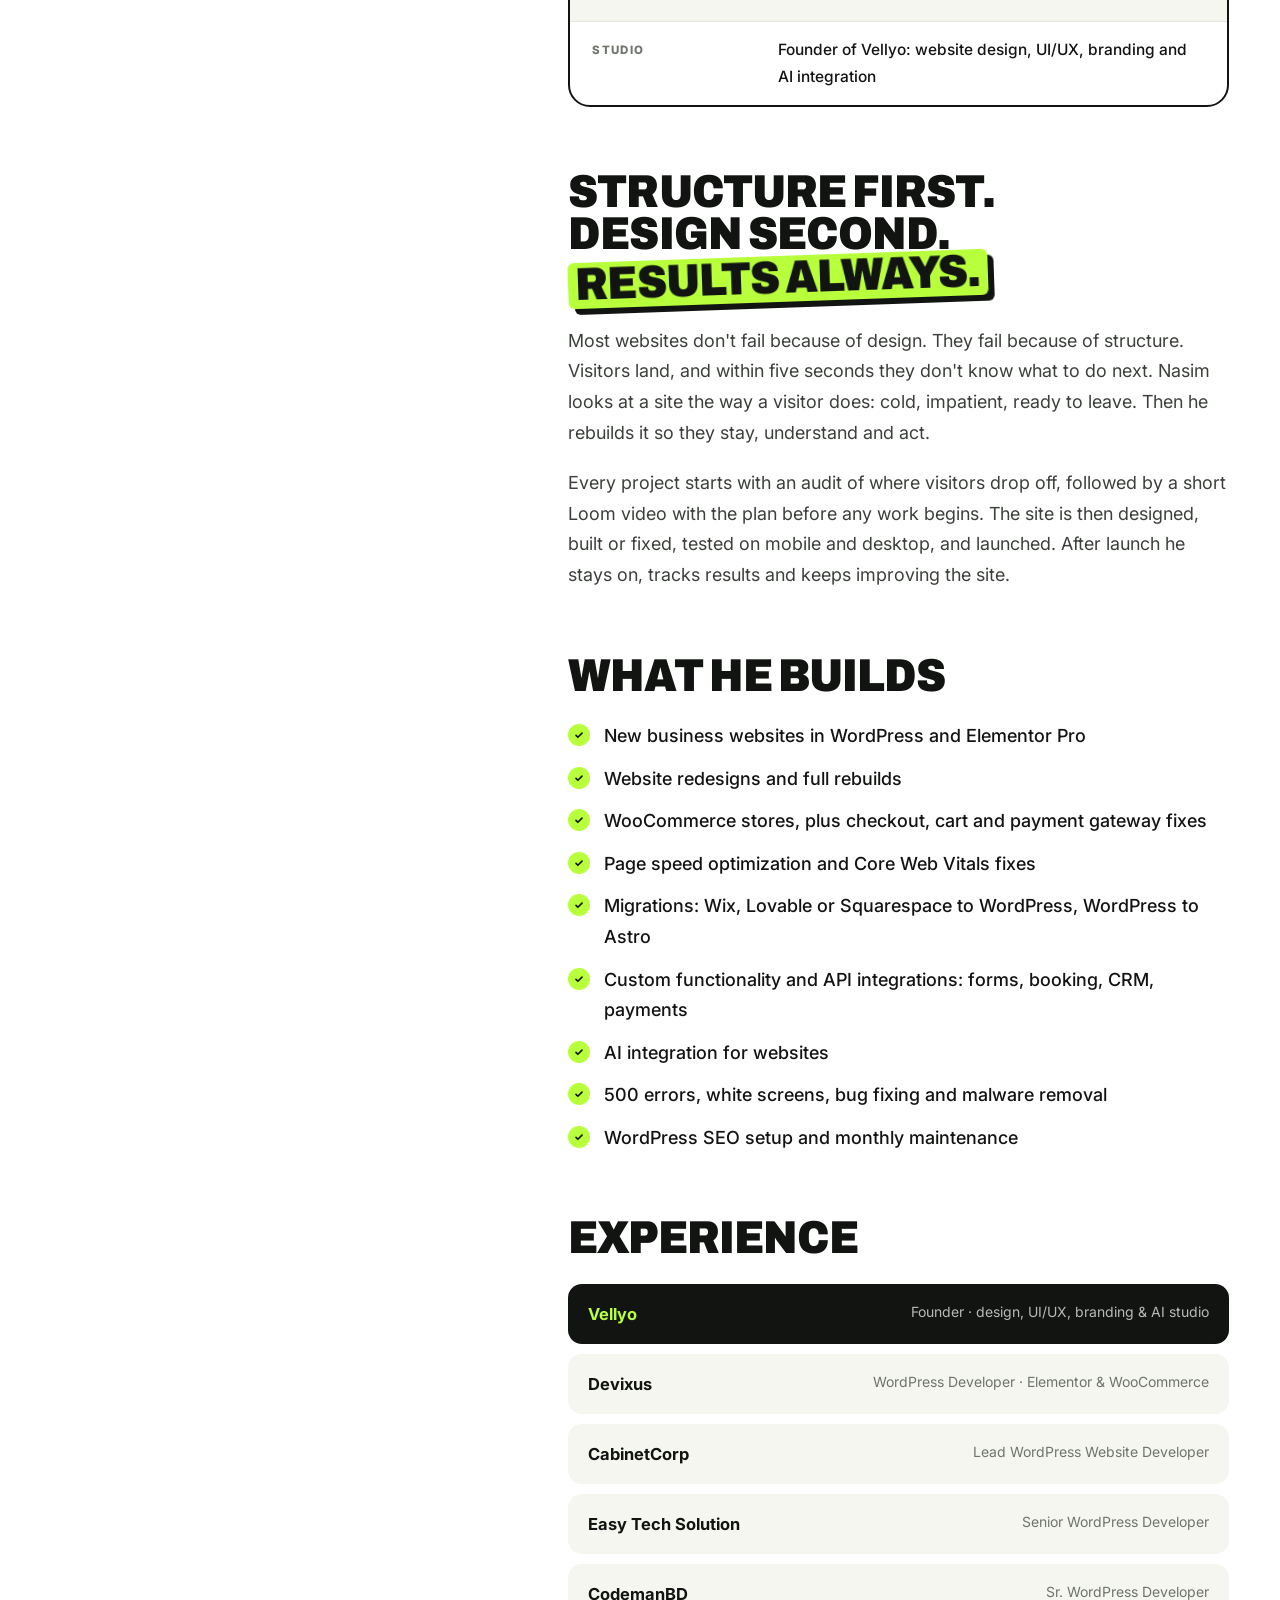
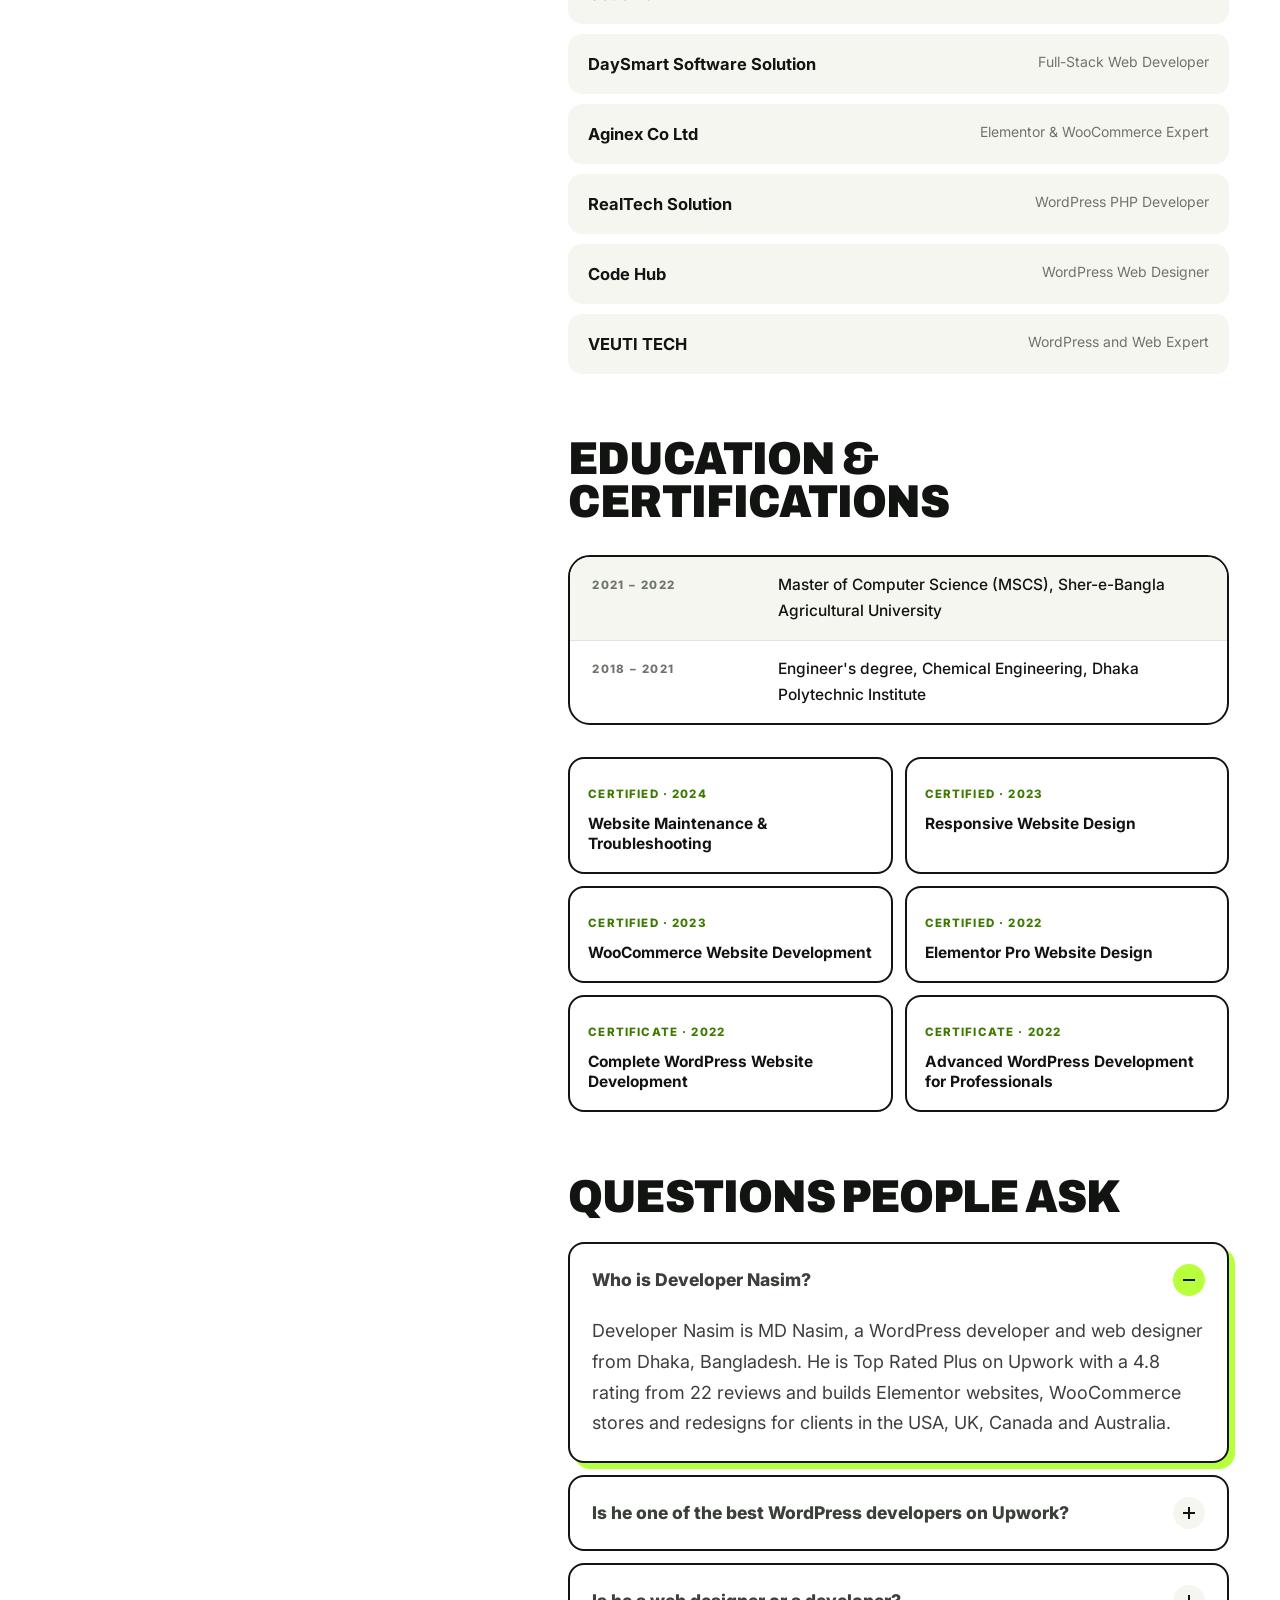
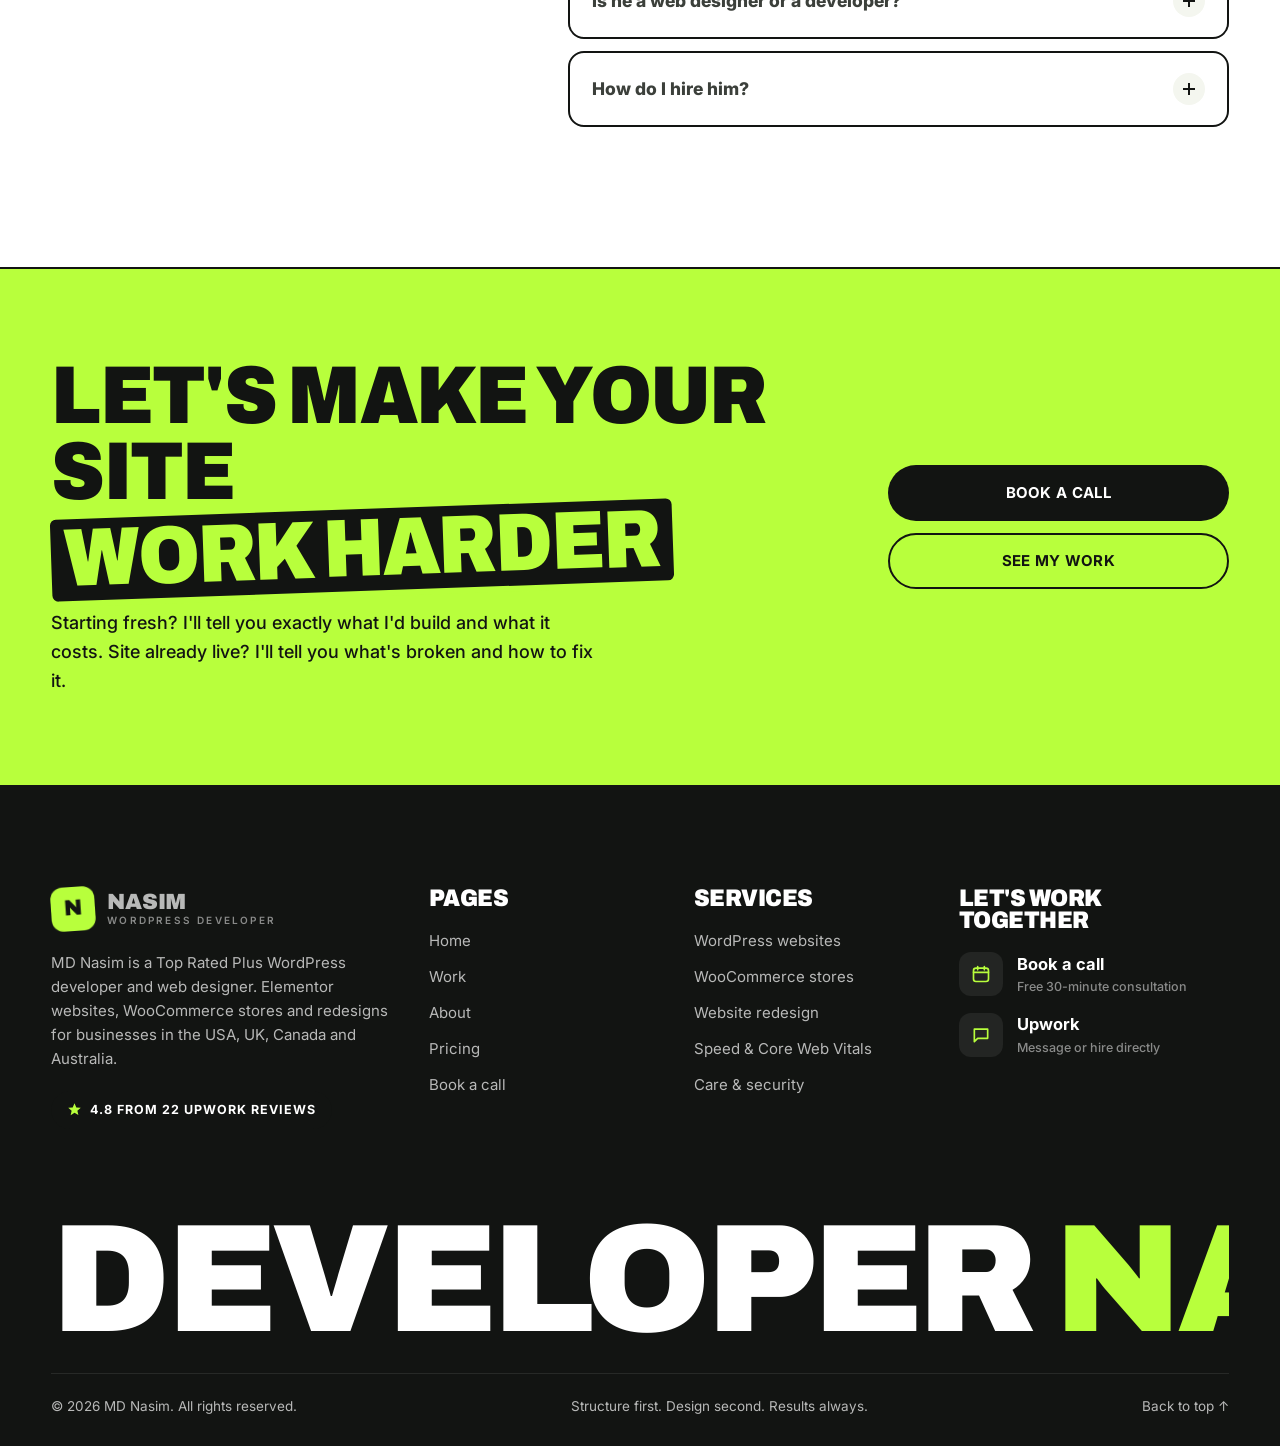
<file: about.html>
<!doctype html>
<html lang="en">
<head>
  <meta charset="utf-8">
  <meta name="viewport" content="width=device-width, initial-scale=1">
  <title>About MD Nasim (Developer Nasim) | Top Rated Plus WordPress Developer on Upwork</title>
  <meta name="description" content="Who is Developer Nasim? MD Nasim is a Top Rated Plus WordPress developer and web designer from Dhaka, Bangladesh with 10+ years of experience, 4.8 stars from 22 Upwork reviews and a 93% Job Success Score.">
  <link rel="canonical" href="https://developernasim.com/about.html">
  <meta property="og:type" content="profile">
  <meta property="og:title" content="About MD Nasim, WordPress Developer & Web Designer">
  <meta property="og:description" content="Top Rated Plus WordPress developer on Upwork. Elementor, WooCommerce, redesigns and speed.">
  <meta property="og:image" content="https://developernasim.com/assets/img/nasim.png">
  <meta name="theme-color" content="#121412">
  <link rel="icon" href="data:image/svg+xml,%3Csvg xmlns='http://www.w3.org/2000/svg' viewBox='0 0 64 64'%3E%3Crect width='64' height='64' rx='16' fill='%23b8ff3c'/%3E%3Ctext x='32' y='46' text-anchor='middle' font-family='Arial Black,Arial' font-weight='900' font-size='38' fill='%23121412'%3EN%3C/text%3E%3C/svg%3E">
  <link rel="preconnect" href="https://fonts.googleapis.com">
  <link rel="preconnect" href="https://fonts.gstatic.com" crossorigin>
  <link href="https://fonts.googleapis.com/css2?family=Archivo:wdth,wght@62..125,500..900&family=Inter:wght@400;500;600;700;800&display=swap" rel="stylesheet">
  <link rel="stylesheet" href="assets/css/style.css">
  <script type="application/ld+json">
  {
    "@context": "https://schema.org",
    "@graph": [
      { "@type": "ProfilePage", "url": "https://developernasim.com/about.html", "name": "About MD Nasim (Developer Nasim)", "mainEntity": { "@id": "https://developernasim.com/#nasim" } },
      {
        "@type": "Person",
        "@id": "https://developernasim.com/#nasim",
        "name": "MD Nasim",
        "alternateName": ["Developer Nasim", "Nasim", "nasim_._"],
        "jobTitle": "WordPress Developer & Web Designer",
        "description": "Top Rated Plus WordPress developer and web designer on Upwork, specialising in Elementor websites, WooCommerce stores, website redesigns and speed optimization.",
        "url": "https://developernasim.com/",
        "image": "https://developernasim.com/assets/img/nasim.png",
        "nationality": "Bangladeshi",
        "homeLocation": { "@type": "Place", "name": "Dhaka, Bangladesh" },
        "knowsLanguage": ["Bengali", "English"],
        "alumniOf": [
          { "@type": "CollegeOrUniversity", "name": "Sher-e-Bangla Agricultural University" },
          { "@type": "EducationalOrganization", "name": "Dhaka Polytechnic Institute" }
        ],
        "worksFor": { "@type": "Organization", "name": "Vellyo" },
        "hasCredential": [
          { "@type": "EducationalOccupationalCredential", "name": "WordPress Developer Certification in Website Maintenance and Troubleshooting" },
          { "@type": "EducationalOccupationalCredential", "name": "WordPress Developer Certification in Responsive Website Design" },
          { "@type": "EducationalOccupationalCredential", "name": "WordPress Developer Certification in WooCommerce Website Development" },
          { "@type": "EducationalOccupationalCredential", "name": "WordPress Developer Certification in Elementor Pro Website Design" }
        ],
        "knowsAbout": ["WordPress development", "Elementor Pro", "WooCommerce", "Website redesign", "Figma to WordPress", "Core Web Vitals", "Technical SEO", "WordPress malware removal", "PHP", "JavaScript"],
        "sameAs": ["https://www.upwork.com/freelancers/~01bf8d0b2c962776a5", "https://www.upwork.com/freelancers/wordpressdevelopernasim", "https://youtu.be/MtGWQqKGL7c"]
      },
      {
        "@type": "FAQPage",
        "mainEntity": [
          { "@type": "Question", "name": "Who is Developer Nasim?", "acceptedAnswer": { "@type": "Answer", "text": "Developer Nasim is MD Nasim, a WordPress developer and web designer from Dhaka, Bangladesh. He is Top Rated Plus on Upwork with a 4.8 rating from 22 client reviews and a 93% Job Success Score, and builds Elementor websites, WooCommerce stores and redesigns for clients in the USA, UK, Canada and Australia." } },
          { "@type": "Question", "name": "Is MD Nasim a good WordPress developer to hire on Upwork?", "acceptedAnswer": { "@type": "Answer", "text": "MD Nasim holds Upwork's Top Rated Plus badge, given to the top 3% of talent, with 36 completed jobs, 4.8 out of 5 stars and a 93% Job Success Score. Clients describe him as responsive, fast and transparent." } },
          { "@type": "Question", "name": "What does MD Nasim build?", "acceptedAnswer": { "@type": "Answer", "text": "WordPress and Elementor Pro business websites, WooCommerce stores, website redesigns, Figma to WordPress builds, speed and Core Web Vitals fixes, migrations from Wix or Lovable to WordPress, and monthly WordPress maintenance and security." } },
          { "@type": "Question", "name": "How can I hire MD Nasim?", "acceptedAnswer": { "@type": "Answer", "text": "Book a free call at developernasim.com/book-a-call.html, or hire him directly on Upwork at upwork.com/freelancers/~01bf8d0b2c962776a5." } }
        ]
      }
    ]
  }
  </script>
</head>
<body data-page="about" id="top">
<header id="site-header"></header>

<main>
  <section class="page-hero">
    <div class="hero-grid"></div>
    <div class="wrap" style="position:relative">
      <div class="crumbs reveal"><a href="index.html">Home</a> / About</div>
      <h1 class="reveal d1">Meet<br><span class="box">Developer Nasim</span></h1>
      <p class="lead reveal d2"><strong>MD Nasim</strong> is a Top Rated Plus WordPress developer and web designer on Upwork, based in Dhaka, Bangladesh and working with businesses around the world.</p>
    </div>
  </section>

  <section class="section">
    <div class="wrap about-grid">
      <aside class="about-aside">
        <div class="portrait reveal">
          <img src="assets/img/nasim.png" alt="Portrait of MD Nasim, WordPress developer and web designer from Bangladesh">
          <div class="pbadge"><span class="badge"><svg viewBox="0 0 24 24" fill="currentColor"><path d="M12 2l2.9 6.6 7.1.6-5.4 4.7 1.6 7-6.2-3.8L5.8 21l1.6-7L2 9.2l7.1-.6z"/></svg>Top Rated Plus</span><span class="badge badge--light">4.8 · 22 reviews</span></div>
        </div>
        <div class="card reveal d1">
          <span class="eyebrow">Hire me</span>
          <p style="color:var(--ink);font-weight:600">Have a website project in mind? Send me your URL or brief.</p>
          <div style="display:flex;gap:10px;flex-wrap:wrap;margin-top:18px">
            <a class="btn btn--cta btn--sm" href="book-a-call.html">Book a call</a>
            <a class="btn btn--line btn--sm" href="https://www.upwork.com/freelancers/~01bf8d0b2c962776a5" target="_blank" rel="noopener">Upwork profile</a>
          </div>
        </div>
      </aside>

      <article class="prose">
        <p class="reveal"><strong>MD Nasim</strong> (often searched as <strong>Developer Nasim</strong>) is a WordPress developer and web designer who builds Elementor websites, WooCommerce stores and redesigns that bring in leads. He is a <strong>Top Rated Plus freelancer on Upwork</strong>, a badge Upwork gives to the top 3% of its talent, with a <strong>4.8-star rating from 22 client reviews</strong> and a <strong>93% Job Success Score</strong>.</p>
        <p class="reveal">More than 4 million people have visited websites he designed, and one of them has made over $12 million in revenue. In one project, a single change in layout strategy took conversions up 240%. Clients from the USA, UK, Canada and Australia hire him because he is clear, fast and honest about what's broken.</p>

        <dl class="facts reveal">
          <div><dt>Name</dt><dd>MD Nasim</dd></div>
          <div><dt>Known as</dt><dd>Developer Nasim · nasim_._</dd></div>
          <div><dt>Role</dt><dd>WordPress Developer &amp; Web Designer</dd></div>
          <div><dt>Based in</dt><dd>Dhaka, Bangladesh (GMT+6), working worldwide</dd></div>
          <div><dt>Upwork</dt><dd>Top Rated Plus · 4.8/5 from 22 reviews · 93% Job Success · 36 jobs · $20K+ earned</dd></div>
          <div><dt>Experience</dt><dd>10+ years with WordPress · 9 companies and agencies</dd></div>
          <div><dt>Specialities</dt><dd>Elementor Pro, WooCommerce, Figma to WordPress, redesign, Core Web Vitals, technical SEO, malware removal</dd></div>
          <div><dt>Studio</dt><dd>Founder of Vellyo: website design, UI/UX, branding and AI integration</dd></div>
        </dl>

        <h2 class="reveal">Structure first.<br>Design second. <span class="box">Results always.</span></h2>
        <p class="reveal">Most websites don't fail because of design. They fail because of structure. Visitors land, and within five seconds they don't know what to do next. Nasim looks at a site the way a visitor does: cold, impatient, ready to leave. Then he rebuilds it so they stay, understand and act.</p>
        <p class="reveal">Every project starts with an audit of where visitors drop off, followed by a short Loom video with the plan before any work begins. The site is then designed, built or fixed, tested on mobile and desktop, and launched. After launch he stays on, tracks results and keeps improving the site.</p>

        <h2 class="reveal">What he builds</h2>
        <ul class="check-list reveal">
          <li>New business websites in WordPress and Elementor Pro</li>
          <li>Website redesigns and full rebuilds</li>
          <li>WooCommerce stores, plus checkout, cart and payment gateway fixes</li>
          <li>Page speed optimization and Core Web Vitals fixes</li>
          <li>Migrations: Wix, Lovable or Squarespace to WordPress, WordPress to Astro</li>
          <li>Custom functionality and API integrations: forms, booking, CRM, payments</li>
          <li>AI integration for websites</li>
          <li>500 errors, white screens, bug fixing and malware removal</li>
          <li>WordPress SEO setup and monthly maintenance</li>
        </ul>

        <h2 class="reveal">Experience</h2>
        <div class="xp reveal">
          <div><b>Vellyo</b><span>Founder · design, UI/UX, branding &amp; AI studio</span></div>
          <div><b>Devixus</b><span>WordPress Developer · Elementor &amp; WooCommerce</span></div>
          <div><b>CabinetCorp</b><span>Lead WordPress Website Developer</span></div>
          <div><b>Easy Tech Solution</b><span>Senior WordPress Developer</span></div>
          <div><b>CodemanBD</b><span>Sr. WordPress Developer</span></div>
          <div><b>DaySmart Software Solution</b><span>Full-Stack Web Developer</span></div>
          <div><b>Aginex Co Ltd</b><span>Elementor &amp; WooCommerce Expert</span></div>
          <div><b>RealTech Solution</b><span>WordPress PHP Developer</span></div>
          <div><b>Code Hub</b><span>WordPress Web Designer</span></div>
          <div><b>VEUTI TECH</b><span>WordPress and Web Expert</span></div>
        </div>

        <h2 class="reveal">Education &amp; certifications</h2>
        <dl class="facts reveal">
          <div><dt>2021 – 2022</dt><dd>Master of Computer Science (MSCS), Sher-e-Bangla Agricultural University</dd></div>
          <div><dt>2018 – 2021</dt><dd>Engineer's degree, Chemical Engineering, Dhaka Polytechnic Institute</dd></div>
        </dl>
        <div class="certs reveal">
          <div class="cert"><span>Certified · 2024</span><b>Website Maintenance &amp; Troubleshooting</b></div>
          <div class="cert"><span>Certified · 2023</span><b>Responsive Website Design</b></div>
          <div class="cert"><span>Certified · 2023</span><b>WooCommerce Website Development</b></div>
          <div class="cert"><span>Certified · 2022</span><b>Elementor Pro Website Design</b></div>
          <div class="cert"><span>Certificate · 2022</span><b>Complete WordPress Website Development</b></div>
          <div class="cert"><span>Certificate · 2022</span><b>Advanced WordPress Development for Professionals</b></div>
        </div>

        <h2 class="reveal">Questions people ask</h2>
        <div class="faq">
          <details class="reveal" open><summary>Who is Developer Nasim?<span class="pm"></span></summary><div class="ans"><p>Developer Nasim is MD Nasim, a WordPress developer and web designer from Dhaka, Bangladesh. He is Top Rated Plus on Upwork with a 4.8 rating from 22 reviews and builds Elementor websites, WooCommerce stores and redesigns for clients in the USA, UK, Canada and Australia.</p></div></details>
          <details class="reveal"><summary>Is he one of the best WordPress developers on Upwork?<span class="pm"></span></summary><div class="ans"><p>He holds Upwork's Top Rated Plus badge, given to the top 3% of talent, with 36 completed jobs and a 93% Job Success Score. Clients call him patient, responsive, fast and transparent about his capabilities.</p></div></details>
          <details class="reveal"><summary>Is he a web designer or a developer?<span class="pm"></span></summary><div class="ans"><p>Both. He designs layouts with a clear conversion strategy and builds them himself in WordPress, Elementor Pro, custom PHP and JavaScript, so nothing gets lost between design and development.</p></div></details>
          <details class="reveal"><summary>How do I hire him?<span class="pm"></span></summary><div class="ans"><p><a href="book-a-call.html">Book a free call</a> on this site, or hire him directly on <a href="https://www.upwork.com/freelancers/~01bf8d0b2c962776a5" target="_blank" rel="noopener">Upwork</a>.</p></div></details>
        </div>
      </article>
    </div>
  </section>

  <section class="cta-band">
    <div class="wrap">
      <div>
        <h2 class="reveal">Let's make your<br>site <span class="box box--ink">work harder</span></h2>
        <p class="reveal d1">Starting fresh? I'll tell you exactly what I'd build and what it costs. Site already live? I'll tell you what's broken and how to fix it.</p>
      </div>
      <div class="actions reveal d2">
        <a class="btn btn--ink" href="book-a-call.html">Book a call</a>
        <a class="btn btn--line" href="work.html">See my work</a>
      </div>
    </div>
  </section>
</main>

<footer id="site-footer"></footer>
<script src="assets/js/main.js"></script>
</body>
</html>
</file>
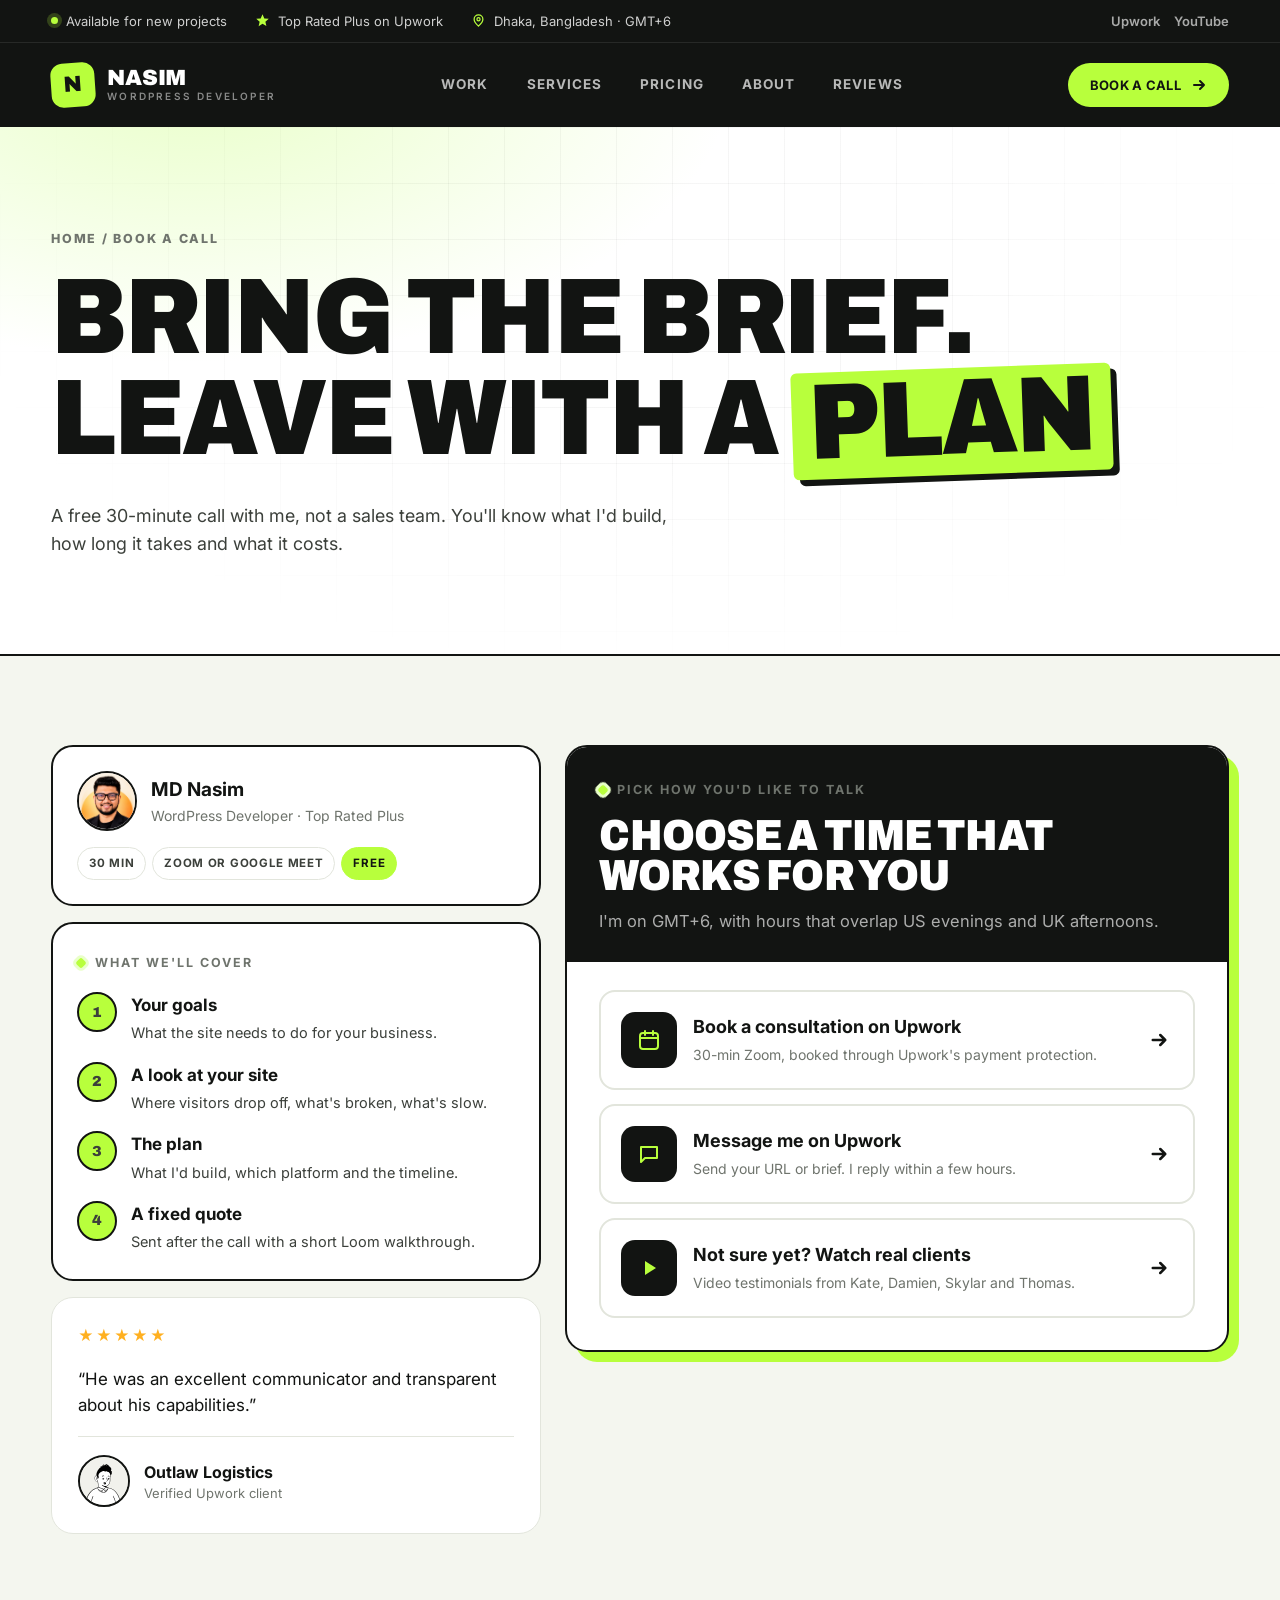
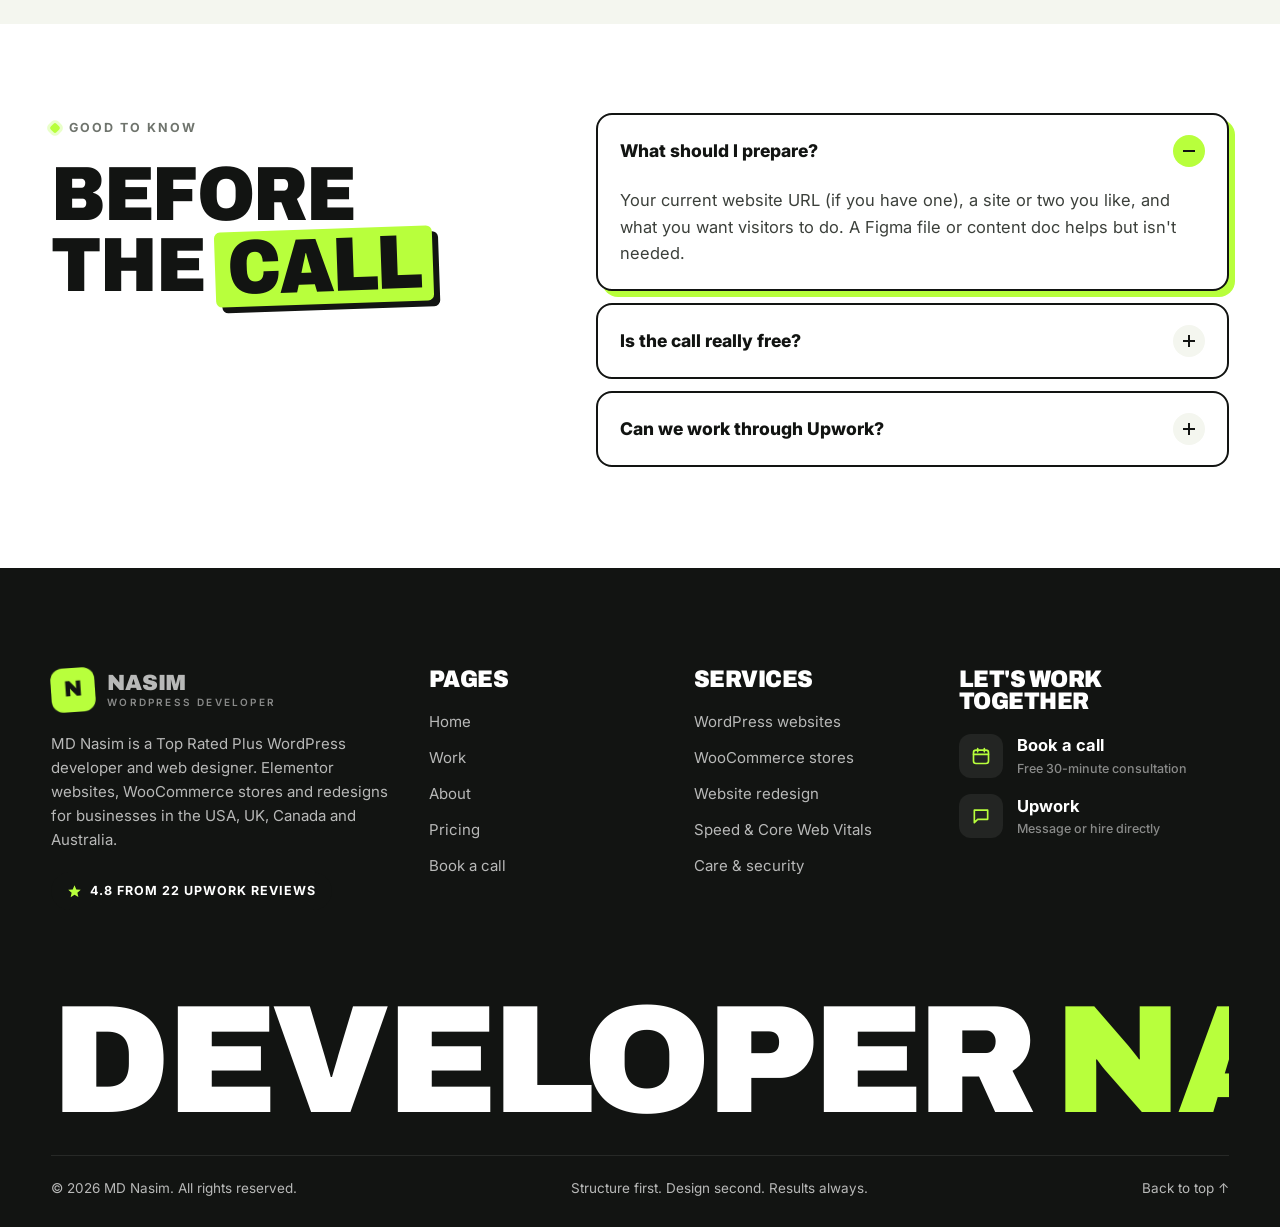
<file: book-a-call.html>
<!doctype html>
<html lang="en">
<head>
  <meta charset="utf-8">
  <meta name="viewport" content="width=device-width, initial-scale=1">
  <title>Book a Call | Free 30-Minute Website Consultation with MD Nasim</title>
  <meta name="description" content="Book a free 30-minute call with MD Nasim, Top Rated Plus WordPress developer. Bring your site or brief and leave with a plan, a timeline and a fixed quote.">
  <link rel="canonical" href="https://developernasim.com/book-a-call.html">
  <meta property="og:title" content="Book a call with MD Nasim">
  <meta property="og:image" content="https://developernasim.com/assets/img/video-thumb.jpg">
  <meta name="theme-color" content="#121412">
  <link rel="icon" href="data:image/svg+xml,%3Csvg xmlns='http://www.w3.org/2000/svg' viewBox='0 0 64 64'%3E%3Crect width='64' height='64' rx='16' fill='%23b8ff3c'/%3E%3Ctext x='32' y='46' text-anchor='middle' font-family='Arial Black,Arial' font-weight='900' font-size='38' fill='%23121412'%3EN%3C/text%3E%3C/svg%3E">
  <link rel="preconnect" href="https://fonts.googleapis.com">
  <link rel="preconnect" href="https://fonts.gstatic.com" crossorigin>
  <link href="https://fonts.googleapis.com/css2?family=Archivo:wdth,wght@62..125,500..900&family=Inter:wght@400;500;600;700;800&display=swap" rel="stylesheet">
  <link rel="stylesheet" href="assets/css/style.css">
</head>
<body data-page="book" id="top">
<header id="site-header"></header>

<main>
  <section class="page-hero">
    <div class="hero-grid"></div>
    <div class="wrap" style="position:relative">
      <div class="crumbs reveal"><a href="index.html">Home</a> / Book a call</div>
      <h1 class="reveal d1">Bring the brief.<br>Leave with a <span class="box">plan</span></h1>
      <p class="lead reveal d2">A free 30-minute call with me, not a sales team. You'll know what I'd build, how long it takes and what it costs.</p>
    </div>
  </section>

  <section class="section--sm paper">
    <div class="wrap book-grid">
      <aside class="book-aside">
        <div class="card reveal">
          <div style="display:flex;gap:14px;align-items:center">
            <img src="assets/img/nasim.png" alt="MD Nasim" width="60" height="60" style="width:60px;height:60px;border-radius:50%;object-fit:cover;border:2px solid var(--ink)">
            <div><b style="font-size:19px">MD Nasim</b><div style="font-size:14px;color:var(--muted)">WordPress Developer · Top Rated Plus</div></div>
          </div>
          <div style="display:flex;gap:6px;flex-wrap:wrap;margin-top:16px"><span class="tag">30 min</span><span class="tag">Zoom or Google Meet</span><span class="tag" style="background:var(--neon);border-color:var(--neon);color:var(--ink)">Free</span></div>
        </div>
        <div class="card reveal d1">
          <span class="eyebrow">What we'll cover</span>
          <ul class="agenda">
            <li><span class="n">1</span><div><b>Your goals</b><span>What the site needs to do for your business.</span></div></li>
            <li><span class="n">2</span><div><b>A look at your site</b><span>Where visitors drop off, what's broken, what's slow.</span></div></li>
            <li><span class="n">3</span><div><b>The plan</b><span>What I'd build, which platform and the timeline.</span></div></li>
            <li><span class="n">4</span><div><b>A fixed quote</b><span>Sent after the call with a short Loom walkthrough.</span></div></li>
          </ul>
        </div>
        <article class="review reveal d2" style="margin:0">
          <span class="stars">★★★★★</span>
          <blockquote>“He was an excellent communicator and transparent about his capabilities.”</blockquote>
          <div class="who"><span class="avatar"><img src="assets/avatars/outlaw.svg" alt=""></span><div><b>Outlaw Logistics</b><span>Verified Upwork client</span></div></div>
        </article>
      </aside>

      <div class="card book-main reveal" id="calendly">
        <div class="book-head">
          <span class="eyebrow">Pick how you'd like to talk</span>
          <h2>Choose a time that works for you</h2>
          <p>I'm on GMT+6, with hours that overlap US evenings and UK afternoons.</p>
        </div>
        <div class="book-opts">
          <a class="opt" href="#" data-upwork-consult target="_blank" rel="noopener">
            <span class="ic"><svg width="24" height="24" viewBox="0 0 24 24" fill="none" stroke="currentColor" stroke-width="2"><rect x="3" y="5" width="18" height="16" rx="3"/><path d="M3 10h18M8 3v4M16 3v4" stroke-linecap="round"/></svg></span>
            <div><b>Book a consultation on Upwork</b><span>30-min Zoom, booked through Upwork's payment protection.</span></div>
            <svg width="20" height="20" viewBox="0 0 16 16" fill="none"><path d="M3 8h10M9 4l4 4-4 4" stroke="currentColor" stroke-width="2" stroke-linecap="round" stroke-linejoin="round"/></svg>
          </a>
          <a class="opt" href="#" data-upwork target="_blank" rel="noopener">
            <span class="ic"><svg width="24" height="24" viewBox="0 0 24 24" fill="none" stroke="currentColor" stroke-width="2"><path d="M4 5h16v11H8l-4 4V5z" stroke-linejoin="round"/></svg></span>
            <div><b>Message me on Upwork</b><span>Send your URL or brief. I reply within a few hours.</span></div>
            <svg width="20" height="20" viewBox="0 0 16 16" fill="none"><path d="M3 8h10M9 4l4 4-4 4" stroke="currentColor" stroke-width="2" stroke-linecap="round" stroke-linejoin="round"/></svg>
          </a>
          <a class="opt" href="https://youtu.be/MtGWQqKGL7c" target="_blank" rel="noopener">
            <span class="ic"><svg width="24" height="24" viewBox="0 0 24 24" fill="currentColor"><path d="M8 5v14l11-7z"/></svg></span>
            <div><b>Not sure yet? Watch real clients</b><span>Video testimonials from Kate, Damien, Skylar and Thomas.</span></div>
            <svg width="20" height="20" viewBox="0 0 16 16" fill="none"><path d="M3 8h10M9 4l4 4-4 4" stroke="currentColor" stroke-width="2" stroke-linecap="round" stroke-linejoin="round"/></svg>
          </a>
        </div>
      </div>
    </div>
  </section>

  <section class="section--sm">
    <div class="wrap faq-grid">
      <div class="faq-side">
        <span class="eyebrow">Good to know</span>
        <h2 class="h2" style="margin-top:20px">Before<br>the <span class="box">call</span></h2>
      </div>
      <div class="faq">
        <details class="reveal" open><summary>What should I prepare?<span class="pm"></span></summary><div class="ans"><p>Your current website URL (if you have one), a site or two you like, and what you want visitors to do. A Figma file or content doc helps but isn't needed.</p></div></details>
        <details class="reveal"><summary>Is the call really free?<span class="pm"></span></summary><div class="ans"><p>Yes. No obligation and no pitch deck. If we're not a fit, I'll tell you and point you in the right direction.</p></div></details>
        <details class="reveal"><summary>Can we work through Upwork?<span class="pm"></span></summary><div class="ans"><p>Yes. Many clients prefer Upwork for its payment protection and milestones. We can also work directly.</p></div></details>
      </div>
    </div>
  </section>
</main>

<footer id="site-footer"></footer>
<script src="assets/js/main.js"></script>
</body>
</html>
</file>
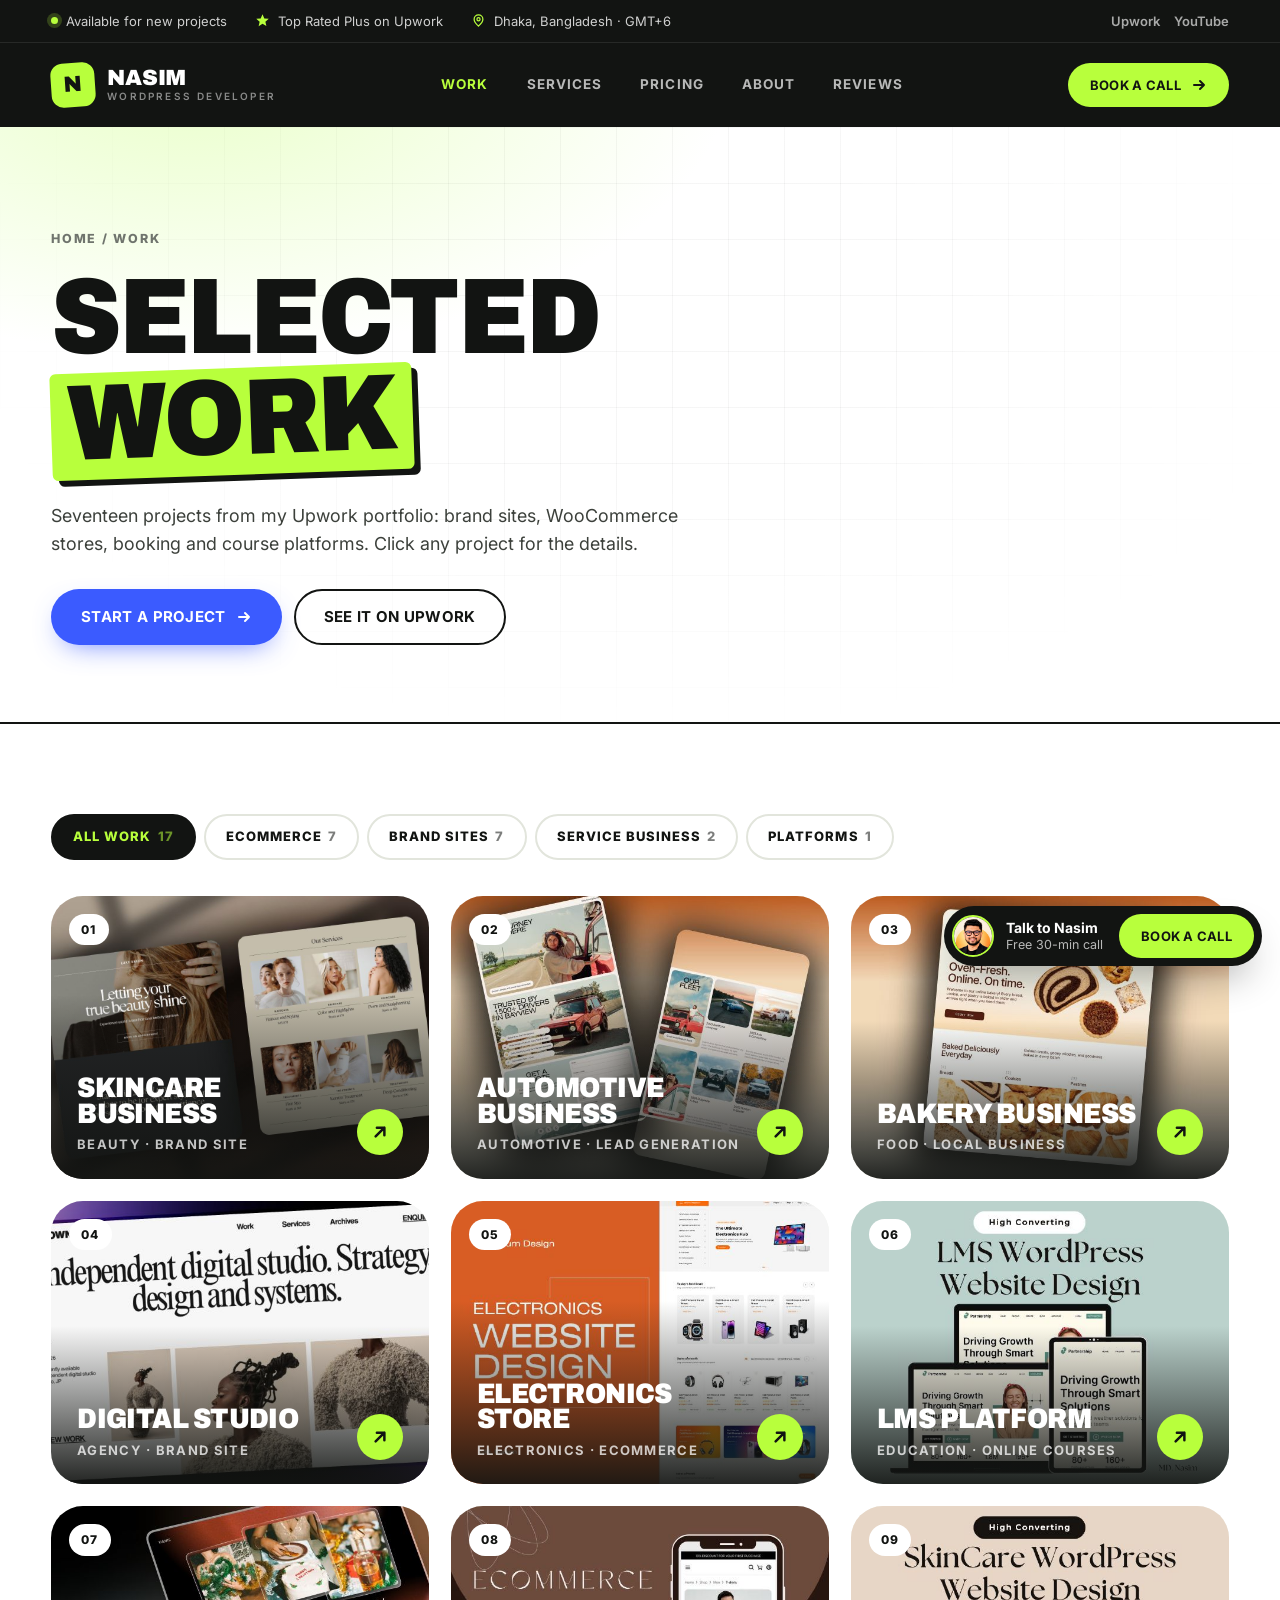
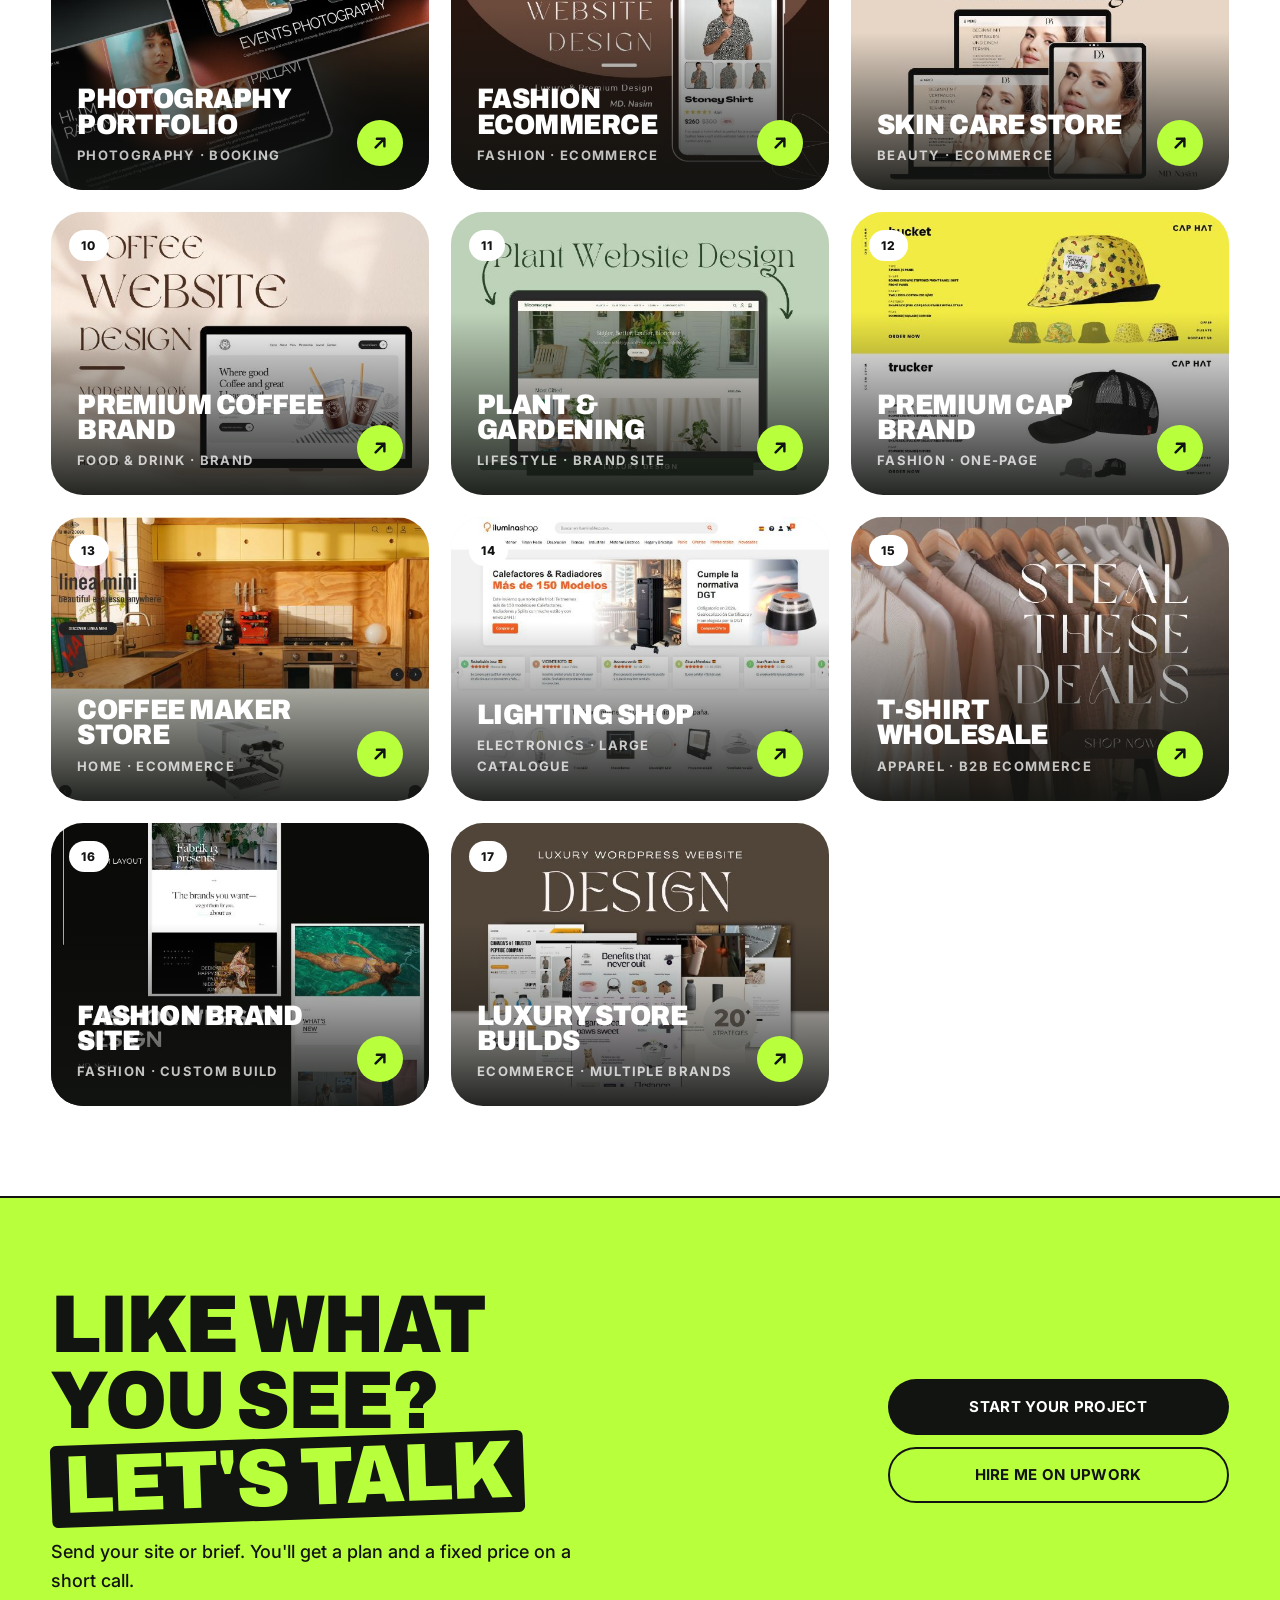
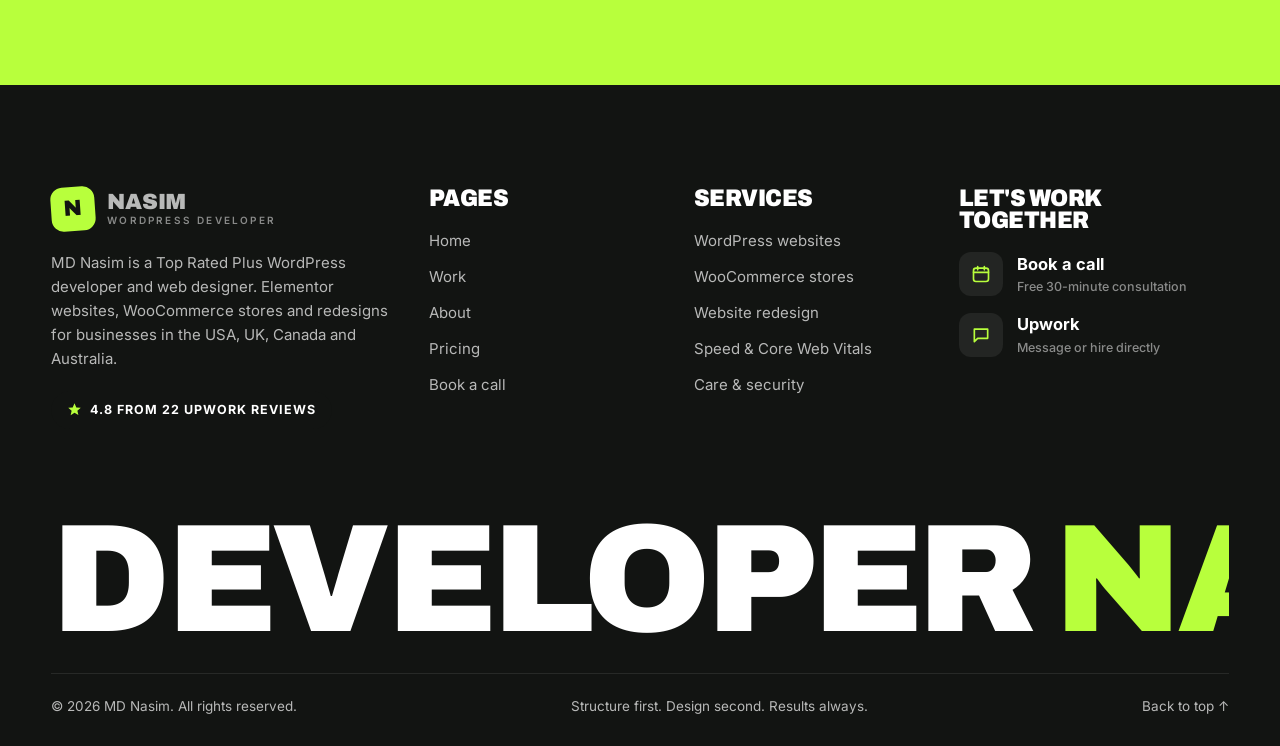
<file: work.html>
<!doctype html>
<html lang="en">
<head>
  <meta charset="utf-8">
  <meta name="viewport" content="width=device-width, initial-scale=1">
  <title>Work | WordPress, Elementor &amp; WooCommerce Projects by MD Nasim</title>
  <meta name="description" content="17 WordPress, Elementor and WooCommerce projects by MD Nasim: brand sites, online stores, booking and LMS platforms for clients worldwide.">
  <link rel="canonical" href="https://developernasim.com/work.html">
  <meta property="og:title" content="Work | MD Nasim, WordPress Developer">
  <meta property="og:image" content="https://developernasim.com/assets/work/skincare-business.jpg">
  <meta name="theme-color" content="#121412">
  <link rel="icon" href="data:image/svg+xml,%3Csvg xmlns='http://www.w3.org/2000/svg' viewBox='0 0 64 64'%3E%3Crect width='64' height='64' rx='16' fill='%23b8ff3c'/%3E%3Ctext x='32' y='46' text-anchor='middle' font-family='Arial Black,Arial' font-weight='900' font-size='38' fill='%23121412'%3EN%3C/text%3E%3C/svg%3E">
  <link rel="preconnect" href="https://fonts.googleapis.com">
  <link rel="preconnect" href="https://fonts.gstatic.com" crossorigin>
  <link href="https://fonts.googleapis.com/css2?family=Archivo:wdth,wght@62..125,500..900&family=Inter:wght@400;500;600;700;800&display=swap" rel="stylesheet">
  <link rel="stylesheet" href="assets/css/style.css">
</head>
<body data-page="work" id="top">
<header id="site-header"></header>

<main>
  <section class="page-hero">
    <div class="hero-grid"></div>
    <div class="wrap" style="position:relative">
      <div class="crumbs reveal"><a href="index.html">Home</a> / Work</div>
      <h1 class="reveal d1">Selected<br><span class="box">work</span></h1>
      <p class="lead reveal d2">Seventeen projects from my Upwork portfolio: brand sites, WooCommerce stores, booking and course platforms. Click any project for the details.</p>
      <div class="hero-ctas reveal d3" style="margin-top:30px">
        <a class="btn btn--cta" href="book-a-call.html">Start a project <svg viewBox="0 0 16 16" fill="none"><path d="M3 8h10M9 4l4 4-4 4" stroke="currentColor" stroke-width="2" stroke-linecap="round" stroke-linejoin="round"/></svg></a>
        <a class="btn btn--line" href="https://www.upwork.com/freelancers/~01bf8d0b2c962776a5" target="_blank" rel="noopener">See it on Upwork</a>
      </div>
    </div>
  </section>

  <section class="section--sm">
    <div class="wrap">
      <div class="filters reveal" id="filters" aria-label="Filter projects"></div>
      <div class="work-grid" data-work="all"></div>
    </div>
  </section>

  <section class="cta-band">
    <div class="wrap">
      <div>
        <h2 class="reveal">Like what<br>you see? <span class="box box--ink">Let's talk</span></h2>
        <p class="reveal d1">Send your site or brief. You'll get a plan and a fixed price on a short call.</p>
      </div>
      <div class="actions reveal d2">
        <a class="btn btn--ink" href="book-a-call.html">Start your project</a>
        <a class="btn btn--line" href="https://www.upwork.com/freelancers/~01bf8d0b2c962776a5" target="_blank" rel="noopener">Hire me on Upwork</a>
      </div>
    </div>
  </section>
</main>

<footer id="site-footer"></footer>
<script src="assets/js/main.js"></script>
</body>
</html>
</file>
<file: assets/css/style.css>
/* ==========================================================================
   developernasim.com — v2 "Bold" design system
   White + neon lime, blue CTA, heavy uppercase display type
   ========================================================================== */

:root {
  --white: #ffffff;
  --paper: #f4f6ef;
  --paper-2: #eaeee2;
  --ink: #121412;
  --ink-2: #1c1f1c;
  --ink-3: #262a26;
  --text: #3c403b;
  --muted: #6f746d;
  --line: #e2e5dc;
  --line-dark: #ffffff17;

  --neon: #b8ff3c;
  --neon-soft: #e9ffc9;
  --neon-ink: #3d7a00;
  --cta: #3b5bff;
  --cta-2: #2742e0;

  --display: "Archivo", "Arial Black", Impact, sans-serif;
  --body: "Inter", ui-sans-serif, system-ui, -apple-system, "Segoe UI", sans-serif;

  --max: 1320px;
  --gutter: clamp(18px, 4vw, 56px);
  --r: 22px;
  --r-lg: 32px;
  --ease: cubic-bezier(.22, 1, .36, 1);
  --shadow: 0 24px 60px -28px rgba(18, 20, 18, .35);
}

*, *::before, *::after { box-sizing: border-box; }
html { scroll-behavior: smooth; -webkit-text-size-adjust: 100%; }
body { margin: 0; background: var(--white); color: var(--ink); font-family: var(--body); font-size: 16.5px; line-height: 1.6; -webkit-font-smoothing: antialiased; overflow-x: hidden; }
img { max-width: 100%; display: block; }
a { color: inherit; text-decoration: none; }
button { font: inherit; color: inherit; cursor: pointer; }
:focus-visible { outline: 3px solid var(--cta); outline-offset: 3px; }
::selection { background: var(--neon); color: var(--ink); }
.wrap { width: 100%; max-width: var(--max); margin: 0 auto; padding: 0 var(--gutter); }
.center { text-align: center; }
.center .lead { margin-left: auto; margin-right: auto; }

/* ---------- Type ---------- */
h1, h2, h3, h4 { margin: 0; font-family: var(--display); font-weight: 900; line-height: .92; letter-spacing: -0.02em; text-transform: uppercase; font-stretch: 90%; }
.mega { font-size: clamp(54px, 9.6vw, 150px); line-height: .86; letter-spacing: -0.035em; }
.h2 { font-size: clamp(40px, 6vw, 92px); line-height: .9; }
.h3 { font-size: clamp(24px, 2.2vw, 32px); line-height: 1; }
.box { display: inline-block; background: var(--neon); color: var(--ink); padding: .02em .16em .06em; transform: rotate(-2deg); border-radius: 6px; box-shadow: 6px 6px 0 var(--ink); }
.box--ink { background: var(--ink); color: var(--neon); box-shadow: 6px 6px 0 var(--neon); }
.box--light { background: var(--white); color: var(--ink); box-shadow: 6px 6px 0 var(--neon); }
.lead { font-size: clamp(17px, 1.4vw, 20px); color: var(--text); max-width: 58ch; line-height: 1.6; }
.eyebrow { display: inline-flex; align-items: center; gap: 10px; font-size: 12.5px; font-weight: 700; letter-spacing: .16em; text-transform: uppercase; color: var(--muted); }
.eyebrow::before { content: ""; width: 8px; height: 8px; border-radius: 2px; background: var(--neon); box-shadow: 0 0 0 3px var(--neon-soft); transform: rotate(45deg); }
.dark .eyebrow { color: #ffffff99; }
.dark .eyebrow::before { box-shadow: 0 0 0 3px #b8ff3c33; }

/* ---------- Buttons ---------- */
.btn { --h: 56px; display: inline-flex; align-items: center; justify-content: center; gap: 10px; height: var(--h); padding: 0 28px; border-radius: 999px; font-weight: 700; font-size: 15px; letter-spacing: .02em; text-transform: uppercase; border: 2px solid transparent; white-space: nowrap; transition: transform .25s var(--ease), background .25s, color .25s, box-shadow .25s; }
.btn svg { width: 16px; height: 16px; transition: transform .3s var(--ease); }
.btn:hover svg { transform: translateX(4px); }
.btn--cta { background: var(--cta); color: #fff; box-shadow: 0 10px 28px -12px #3b5bffcc; }
.btn--cta:hover { background: var(--cta-2); transform: translateY(-2px); }
.btn--neon { background: var(--neon); color: var(--ink); }
.btn--neon:hover { transform: translateY(-2px); box-shadow: 0 0 0 6px #b8ff3c33; }
.btn--line { border-color: var(--ink); color: var(--ink); }
.btn--line:hover { background: var(--ink); color: #fff; }
.btn--line-light { border-color: #ffffff55; color: #fff; }
.btn--line-light:hover { background: #fff; color: var(--ink); }
.btn--sm { --h: 44px; padding: 0 20px; font-size: 13px; }

/* ---------- Top bar + nav ---------- */
.topbar { background: var(--ink); color: #ffffffcc; font-size: 13px; border-bottom: 1px solid var(--line-dark); }
.topbar .wrap { display: flex; align-items: center; justify-content: space-between; gap: 16px; height: 42px; }
.topbar-items { display: flex; gap: 28px; align-items: center; }
.topbar-items span { display: inline-flex; align-items: center; gap: 8px; }
.topbar svg { width: 15px; height: 15px; color: var(--neon); }
.topbar-social { display: flex; gap: 14px; align-items: center; }
.topbar-social a { display: inline-flex; opacity: .8; font-weight: 600; } .topbar-social a:hover { opacity: 1; color: var(--neon); }
.live { width: 7px; height: 7px; border-radius: 50%; background: var(--neon); box-shadow: 0 0 0 4px #b8ff3c33; animation: pulse 2s infinite; }
@keyframes pulse { 50% { box-shadow: 0 0 0 7px #b8ff3c10; } }

.site-header { position: sticky; top: 0; z-index: 60; background: var(--ink); color: #fff; transition: box-shadow .3s; }
.site-header.scrolled { box-shadow: 0 10px 30px -12px #0008; }
.nav { display: flex; align-items: center; justify-content: space-between; height: 84px; gap: 24px; }
.logo { display: inline-flex; align-items: center; gap: 12px; }
.logo-mark { width: 44px; height: 44px; border-radius: 12px; background: var(--neon); color: var(--ink); display: grid; place-items: center; font-family: var(--display); font-weight: 900; font-size: 22px; transform: rotate(-4deg); }
.logo-word { font-family: var(--display); font-weight: 900; text-transform: uppercase; font-size: 22px; line-height: .9; letter-spacing: -0.01em; }
.logo-word small { display: block; font-family: var(--body); font-weight: 600; font-size: 10px; letter-spacing: .22em; color: #ffffff80; margin-top: 4px; }
.nav-links { display: flex; gap: 6px; list-style: none; margin: 0; padding: 0; }
.nav-links a { display: block; padding: 10px 16px; font-size: 13.5px; font-weight: 700; letter-spacing: .08em; text-transform: uppercase; color: #ffffffb3; border-radius: 8px; transition: color .2s, background .2s; }
.nav-links a:hover { color: #fff; background: #ffffff0f; }
.nav-links a[aria-current="page"] { color: var(--neon); }
.nav-right { display: flex; align-items: center; gap: 12px; }
.burger { display: none; width: 46px; height: 46px; border-radius: 12px; background: #ffffff12; border: 0; place-items: center; }
.burger span, .burger span::before, .burger span::after { display: block; width: 18px; height: 2px; background: #fff; position: relative; transition: transform .3s var(--ease), background .2s; }
.burger span::before, .burger span::after { content: ""; position: absolute; left: 0; }
.burger span::before { top: -6px; } .burger span::after { top: 6px; }
.menu-open .burger span { background: transparent; }
.menu-open .burger span::before { transform: translateY(6px) rotate(45deg); }
.menu-open .burger span::after { transform: translateY(-6px) rotate(-45deg); }
.mobile-menu { position: fixed; inset: 84px 0 0; z-index: 59; background: var(--ink); color: #fff; padding: 24px var(--gutter) 40px; display: flex; flex-direction: column; gap: 4px; opacity: 0; visibility: hidden; transform: translateY(-10px); transition: all .35s var(--ease); overflow: auto; }
.menu-open .mobile-menu { opacity: 1; visibility: visible; transform: none; }
.m-link { font-family: var(--display); font-weight: 900; text-transform: uppercase; font-size: 42px; line-height: 1; padding: 14px 0; border-bottom: 1px solid var(--line-dark); display: flex; justify-content: space-between; align-items: center; }
.m-link span { font-family: var(--body); font-size: 12px; color: var(--neon); font-weight: 700; }
.mobile-menu .btn { margin-top: 16px; }

/* ---------- Sections ---------- */
.section { padding: clamp(80px, 10vw, 140px) 0; position: relative; }
.section--sm { padding: clamp(56px, 7vw, 96px) 0; }
.dark { background: var(--ink); color: #fff; }
.dark .lead { color: #ffffffb3; }
.paper { background: var(--paper); }
.head { margin-bottom: clamp(44px, 5vw, 72px); }
.head .eyebrow { margin-bottom: 20px; }
.head .lead { margin-top: 22px; }
.head-row { display: flex; align-items: flex-end; justify-content: space-between; gap: 32px; flex-wrap: wrap; }

/* ---------- Hero ---------- */
.hero { position: relative; overflow: hidden; background: radial-gradient(1200px 600px at 50% -10%, var(--neon-soft), transparent 60%), var(--white); padding: clamp(56px, 7vw, 96px) 0 0; }
.hero-grid { position: absolute; inset: 0; background-image: linear-gradient(#1214120a 1px, transparent 1px), linear-gradient(90deg, #1214120a 1px, transparent 1px); background-size: 56px 56px; mask-image: radial-gradient(ellipse at 50% 30%, #000 30%, transparent 75%); pointer-events: none; }
.hero-inner { position: relative; text-align: center; z-index: 2; }
.hero-kicker { display: inline-flex; align-items: center; gap: 10px; padding: 8px 16px 8px 8px; border-radius: 999px; background: var(--white); border: 1px solid var(--line); font-size: 13.5px; font-weight: 600; box-shadow: 0 8px 24px -16px #0003; }
.hero-kicker img { width: 30px; height: 30px; border-radius: 50%; object-fit: cover; }
.hero-kicker b { color: var(--neon-ink); }
.hero h1 { margin-top: 28px; }
.hero h1 .row { display: block; }
.hero h1 .box { margin-top: .12em; }
.hero .lead { margin: 34px auto 0; text-align: center; }
.hero-ctas { display: flex; gap: 12px; justify-content: center; flex-wrap: wrap; margin-top: 34px; }
.badges { display: flex; gap: 10px; justify-content: center; flex-wrap: wrap; margin-top: 28px; }
.badge { display: inline-flex; align-items: center; gap: 8px; padding: 9px 16px; border-radius: 999px; background: var(--ink); color: #fff; font-size: 12.5px; font-weight: 700; letter-spacing: .08em; text-transform: uppercase; }
.badge svg { width: 15px; height: 15px; color: var(--neon); }
.badge--light { background: var(--white); color: var(--ink); border: 1px solid var(--line); }
.badge--light svg { color: var(--neon-ink); }

.float-shot { position: absolute; width: clamp(170px, 18vw, 270px); border-radius: 18px; overflow: hidden; border: 6px solid #fff; box-shadow: var(--shadow); z-index: 1; animation: bob 7s ease-in-out infinite; }
.float-shot img { aspect-ratio: 4/3; object-fit: cover; width: 100%; }
.fs-1 { left: -2%; top: 110px; rotate: -9deg; }
.fs-2 { right: -2%; top: 80px; rotate: 8deg; animation-delay: -2s; }
.fs-3 { left: 3%; top: 430px; rotate: 6deg; width: clamp(140px, 13vw, 210px); animation-delay: -4s; }
.fs-4 { right: 3%; top: 420px; rotate: -7deg; width: clamp(140px, 13vw, 210px); animation-delay: -1s; }
@keyframes bob { 50% { translate: 0 -10px; } }

.showcase { position: relative; z-index: 2; margin-top: clamp(56px, 7vw, 88px); }
.showcase-frame { border-radius: var(--r-lg) var(--r-lg) 0 0; background: var(--ink); padding: 14px 14px 0; }
.showcase-bar { display: flex; align-items: center; gap: 8px; padding: 4px 6px 14px; }
.showcase-bar i { width: 11px; height: 11px; border-radius: 50%; background: #ffffff26; }
.showcase-bar i:first-child { background: var(--neon); }
.showcase-bar span { margin-left: 12px; font-size: 12.5px; color: #ffffff80; background: #ffffff0f; padding: 5px 14px; border-radius: 999px; }
.showcase-track { display: grid; grid-template-columns: repeat(4, 1fr); gap: 10px; }
.showcase-track img { aspect-ratio: 4/3; object-fit: cover; border-radius: 12px 12px 0 0; width: 100%; }

/* ---------- Marquee ---------- */
.marquee { overflow: hidden; background: var(--neon); color: var(--ink); border-block: 2px solid var(--ink); }
.marquee-track { display: flex; width: max-content; animation: marq 36s linear infinite; }
.marquee-item { display: flex; align-items: center; gap: 30px; padding: 18px 15px; font-family: var(--display); font-weight: 900; font-size: clamp(22px, 2.6vw, 36px); text-transform: uppercase; white-space: nowrap; }
.marquee-item i { width: 14px; height: 14px; background: var(--ink); transform: rotate(45deg); border-radius: 2px; }
@keyframes marq { to { transform: translateX(-50%); } }

/* ---------- Compare ---------- */
.compare { display: grid; grid-template-columns: 1fr 1.08fr; gap: 20px; align-items: stretch; }
.cmp { border-radius: var(--r-lg); padding: clamp(28px, 3.4vw, 48px); position: relative; }
.cmp--plain { background: var(--ink-2); border: 1px solid var(--line-dark); color: #ffffffb3; }
.cmp--pro { background: var(--neon); color: var(--ink); box-shadow: 0 30px 80px -30px #b8ff3c66; }
.cmp h3 { font-size: clamp(28px, 2.8vw, 42px); padding-right: 120px; }
.cmp--plain h3 { color: #fff; }
.cmp p { margin: 14px 0 26px; }
.cmp-tag { position: absolute; top: 24px; right: 24px; background: var(--ink); color: #fff; padding: 8px 14px; border-radius: 999px; font-size: 11.5px; font-weight: 800; letter-spacing: .12em; text-transform: uppercase; }
.cmp--plain .cmp-tag { background: #ffffff14; color: #ffffffa6; }
.cmp-list { list-style: none; margin: 0; padding: 0; display: grid; gap: 12px; }
.cmp-list li { display: grid; grid-template-columns: 28px 1fr; gap: 12px; align-items: center; font-weight: 600; font-size: 16px; }
.cmp-list .ic { width: 28px; height: 28px; border-radius: 50%; display: grid; place-items: center; }
.cmp--plain .ic { background: #ffffff12; color: #ffffff80; }
.cmp--pro .ic { background: var(--ink); color: var(--neon); }
.cmp-list svg { width: 14px; height: 14px; }
.cmp--plain li { opacity: .75; }

/* ---------- Stats band ---------- */
.stats-band { display: grid; grid-template-columns: repeat(4, 1fr); margin-top: clamp(40px, 5vw, 64px); border-top: 1px solid var(--line-dark); }
.stats-band > div { padding: 30px 24px 0; border-left: 1px solid var(--line-dark); text-align: left; }
.stats-band > div:first-child { border-left: 0; padding-left: 0; }
.stats-band b { display: block; font-family: var(--display); font-weight: 900; font-size: clamp(48px, 5.4vw, 84px); line-height: .9; color: var(--neon); }
.stats-band span { display: block; margin-top: 10px; color: #ffffffa6; font-size: 15px; }

/* ---------- Work ---------- */
.work-split { display: grid; grid-template-columns: .8fr 1.2fr; gap: clamp(32px, 5vw, 80px); align-items: start; }
.work-sticky { position: sticky; top: 130px; }
.work-sticky .h2 { font-size: clamp(56px, 7vw, 118px); }
.work-sticky .lead { margin-top: 24px; }
.work-sticky .btn { margin-top: 32px; }
.work-stack { display: grid; gap: 28px; }
.wcard { display: block; position: relative; border-radius: var(--r-lg); overflow: hidden; background: var(--paper); cursor: pointer; text-align: left; border: 0; padding: 0; width: 100%; isolation: isolate; }
.wcard .img { aspect-ratio: 4/3; overflow: hidden; }
.wcard img { width: 100%; height: 100%; object-fit: cover; transition: transform 1s var(--ease); }
.wcard:hover img { transform: scale(1.05); }
.wcard .cap { position: absolute; left: 0; right: 0; bottom: 0; padding: 80px 26px 24px; background: linear-gradient(transparent, #121412eb); color: #fff; display: flex; justify-content: space-between; align-items: flex-end; gap: 16px; }
.wcard .cap h3 { font-size: clamp(30px, 3.4vw, 50px); line-height: .9; }
.wcard .cap p { margin: 8px 0 0; font-size: 13px; color: #ffffffbf; font-weight: 700; letter-spacing: .1em; text-transform: uppercase; }
.wcard .go { flex: none; width: 56px; height: 56px; border-radius: 50%; background: var(--neon); color: var(--ink); display: grid; place-items: center; transition: transform .4s var(--ease); }
.wcard:hover .go { transform: rotate(-45deg); }
.wcard .num { position: absolute; top: 18px; left: 18px; background: #fff; color: var(--ink); padding: 6px 12px; border-radius: 999px; font-size: 12px; font-weight: 800; letter-spacing: .1em; }
.work-grid { display: grid; grid-template-columns: repeat(3, 1fr); gap: 22px; }
.work-grid .wcard .cap h3 { font-size: clamp(24px, 2.2vw, 32px); }
.work-grid .wcard .go { width: 46px; height: 46px; }
.filters { display: flex; gap: 8px; flex-wrap: wrap; margin-bottom: 36px; }
.filter { height: 46px; padding: 0 20px; border-radius: 999px; border: 2px solid var(--line); background: #fff; font-size: 13px; font-weight: 800; letter-spacing: .08em; text-transform: uppercase; }
.filter:hover { border-color: var(--ink); }
.filter[aria-pressed="true"] { background: var(--ink); color: var(--neon); border-color: var(--ink); }
.filter .count { opacity: .55; margin-left: 6px; }

.modal { position: fixed; inset: 0; z-index: 90; display: none; }
.modal.open { display: block; }
.modal-bg { position: absolute; inset: 0; background: #121412d9; backdrop-filter: blur(8px); }
.modal-box { position: relative; margin: 4vh auto; width: min(1120px, calc(100% - 28px)); max-height: 92vh; overflow: auto; background: #fff; border-radius: var(--r-lg); display: grid; grid-template-columns: 1.35fr 1fr; animation: pop .45s var(--ease); }
@keyframes pop { from { opacity: 0; transform: translateY(18px) scale(.98); } }
.modal-img { background: var(--paper); }
.modal-img img { width: 100%; height: 100%; object-fit: cover; }
.modal-body { padding: 36px; display: flex; flex-direction: column; gap: 18px; }
.modal-body h3 { font-size: 44px; }
.modal-body p { margin: 0; color: var(--text); }
.modal-body dl { display: grid; grid-template-columns: 110px 1fr; gap: 12px; margin: 0; padding-top: 18px; border-top: 1px solid var(--line); font-size: 15px; }
.modal-body dt { font-size: 11.5px; font-weight: 800; letter-spacing: .12em; text-transform: uppercase; color: var(--muted); padding-top: 3px; }
.modal-body dd { margin: 0; font-weight: 500; }
.modal-body dd a { border-bottom: 2px solid var(--neon); font-weight: 700; }
.modal-close { position: absolute; top: 14px; right: 14px; z-index: 2; width: 46px; height: 46px; border-radius: 50%; border: 0; background: var(--neon); font-size: 22px; font-weight: 700; }

/* ---------- Hotspots ---------- */
.hotspots { position: relative; max-width: 1180px; margin: 0 auto; min-height: 560px; }
.hs-image { width: min(600px, 54%); margin: 0 auto; border-radius: 26px; overflow: hidden; border: 8px solid var(--ink-3); box-shadow: 0 40px 100px -30px #000, 0 0 0 1px #ffffff14; transform: rotate(-2deg); }
.hs-image img { width: 100%; aspect-ratio: 4/3; object-fit: cover; }
.hs { position: absolute; width: 240px; background: var(--ink-2); border: 1px solid var(--line-dark); border-radius: 16px; padding: 18px; color: #ffffffb3; font-size: 14px; line-height: 1.5; box-shadow: 0 20px 40px -20px #000; transition: border-color .3s, transform .3s var(--ease); z-index: 2; }
.hs:hover { border-color: var(--neon); transform: translateY(-3px); }
.hs b { display: block; color: #fff; font-family: var(--display); font-weight: 900; font-size: 18px; text-transform: uppercase; line-height: 1; margin-bottom: 8px; }
.hs .dot { position: absolute; width: 14px; height: 14px; border-radius: 50%; background: var(--neon); box-shadow: 0 0 0 6px #b8ff3c33; top: 24px; }
.hs-1 { left: 0; top: 0; } .hs-1 .dot, .hs-3 .dot, .hs-5 .dot { right: -30px; }
.hs-2 { right: 0; top: 10px; } .hs-2 .dot, .hs-4 .dot, .hs-6 .dot { left: -30px; }
.hs-3 { left: 0; top: 37%; }
.hs-4 { right: 0; top: 40%; }
.hs-5 { left: 2%; bottom: 0; }
.hs-6 { right: 2%; bottom: -10px; }

.svc-grid { display: grid; grid-template-columns: repeat(3, 1fr); gap: 16px; margin-top: clamp(72px, 8vw, 110px); }
.svc { background: var(--ink-2); border: 1px solid var(--line-dark); border-radius: var(--r); padding: 28px; display: flex; flex-direction: column; gap: 14px; transition: border-color .3s, background .3s; }
.svc:hover { border-color: var(--neon); background: #1f231f; }
.svc .n { width: 46px; height: 46px; border-radius: 12px; background: var(--neon); color: var(--ink); display: grid; place-items: center; font-family: var(--display); font-weight: 900; font-size: 18px; }
.svc h3 { font-size: 26px; color: #fff; }
.svc p { margin: 0; color: #ffffffa6; font-size: 15px; }
.svc .tags { display: flex; flex-wrap: wrap; gap: 6px; margin-top: auto; padding-top: 8px; }
.tag { font-size: 11.5px; font-weight: 700; letter-spacing: .06em; text-transform: uppercase; padding: 6px 11px; border-radius: 999px; border: 1px solid var(--line); color: var(--text); background: #fff; }
.dark .tag { border-color: #ffffff24; color: #ffffffbf; background: transparent; }

/* ---------- Process ---------- */
.timeline { position: relative; display: grid; grid-template-columns: repeat(5, 1fr); margin: 0 0 clamp(44px, 5vw, 64px); }
.timeline::before { content: ""; position: absolute; left: 10%; right: 10%; top: 13px; height: 2px; background: repeating-linear-gradient(90deg, var(--ink) 0 10px, transparent 10px 18px); }
.tl-step { text-align: center; position: relative; }
.tl-step i { display: block; width: 28px; height: 28px; margin: 0 auto 16px; border-radius: 50%; background: var(--neon); border: 3px solid var(--ink); box-shadow: 0 0 0 6px var(--white); }
.paper .tl-step i { box-shadow: 0 0 0 6px var(--paper); }
.tl-step span { font-size: 12.5px; font-weight: 800; letter-spacing: .14em; text-transform: uppercase; }
.steps { display: grid; grid-template-columns: repeat(4, 1fr); gap: 16px; }
.step { background: var(--ink); color: #fff; border-radius: var(--r); padding: 30px 26px; min-height: 300px; display: flex; flex-direction: column; transition: transform .3s var(--ease); }
.step:hover { transform: translateY(-4px); }
.step .n { width: 48px; height: 48px; border-radius: 50%; background: var(--neon); color: var(--ink); display: grid; place-items: center; font-weight: 900; font-family: var(--display); font-size: 18px; }
.step h3 { font-size: 28px; margin-top: auto; padding-top: 40px; }
.step p { color: #ffffffb3; margin: 12px 0 0; font-size: 15px; }
.step .when { font-size: 11.5px; font-weight: 800; letter-spacing: .12em; text-transform: uppercase; color: var(--neon); margin-top: 16px; }

/* ---------- Pricing ---------- */
.tiers { display: grid; grid-template-columns: repeat(3, 1fr); gap: 14px; }
.tier { text-align: left; border-radius: var(--r) var(--r) 0 0; padding: 26px; background: var(--paper-2); border: 0; transition: background .3s, color .3s; }
.tier:hover { background: #dfe5d3; }
.tier b { display: block; font-family: var(--display); font-weight: 900; font-size: clamp(28px, 3vw, 44px); text-transform: uppercase; line-height: .9; }
.tier span { display: block; font-size: 14.5px; color: var(--text); margin-top: 10px; }
.tier[aria-selected="true"] { background: var(--ink); color: #fff; }
.tier[aria-selected="true"] span { color: #ffffffb3; }
.tier[aria-selected="true"] b { color: var(--neon); }
.tier-panel { background: #fff; border: 2px solid var(--ink); border-radius: 0 0 var(--r-lg) var(--r-lg); padding: clamp(28px, 4vw, 52px); display: none; grid-template-columns: 1.3fr .7fr; gap: 40px; align-items: center; box-shadow: 10px 10px 0 var(--ink); }
.tier-panel.active { display: grid; animation: fade .45s var(--ease); }
@keyframes fade { from { opacity: 0; transform: translateY(6px); } }
.tier-panel .eyebrow { margin-bottom: 14px; }
.tier-panel h3 { font-size: clamp(40px, 5vw, 72px); }
.tier-panel p { color: var(--text); margin: 14px 0 0; }
.tier-panel ul { list-style: none; padding: 0; margin: 22px 0 0; display: grid; grid-template-columns: 1fr 1fr; gap: 10px 22px; }
.tier-panel li { display: grid; grid-template-columns: 22px 1fr; gap: 10px; font-weight: 600; font-size: 15px; }
.tier-panel li::before { content: ""; width: 20px; height: 20px; border-radius: 50%; background: var(--neon) url("data:image/svg+xml,%3Csvg xmlns='http://www.w3.org/2000/svg' viewBox='0 0 16 16'%3E%3Cpath d='M4 8.5l2.5 2.5L12 5.5' fill='none' stroke='%23121412' stroke-width='2.2' stroke-linecap='round' stroke-linejoin='round'/%3E%3C/svg%3E") center/12px no-repeat; margin-top: 2px; }
.price { background: var(--paper); border-radius: var(--r); padding: 28px; }
.price small { font-size: 11.5px; font-weight: 800; letter-spacing: .14em; text-transform: uppercase; color: var(--muted); }
.price .from { display: block; font-weight: 800; font-size: 20px; margin-top: 10px; }
.price .amt { font-family: var(--display); font-weight: 900; font-size: clamp(64px, 7vw, 104px); line-height: .85; letter-spacing: -0.03em; }
.price .note { display: block; font-size: 13.5px; color: var(--muted); margin: 12px 0 20px; }
.price .btn { width: 100%; }

/* ---------- Reviews ---------- */
.rating-row { display: flex; align-items: center; gap: 18px; flex-wrap: wrap; margin-top: 26px; }
.rating-big { display: flex; align-items: center; gap: 14px; padding: 10px 20px 10px 10px; border-radius: 999px; border: 2px solid var(--ink); background: #fff; }
.rating-big b { font-family: var(--display); font-weight: 900; font-size: 34px; line-height: 1; background: var(--neon); border-radius: 999px; padding: 6px 14px; }
.rating-big span { font-size: 13.5px; line-height: 1.3; font-weight: 600; }
.stars { color: #ffb020; letter-spacing: 2px; font-size: 15px; }
.reviews { columns: 3 320px; column-gap: 18px; }
.review { break-inside: avoid; margin: 0 0 18px; background: #fff; border: 1px solid var(--line); border-radius: var(--r); padding: 26px; display: flex; flex-direction: column; gap: 18px; transition: box-shadow .3s, transform .3s var(--ease), border-color .3s; }
.review:hover { box-shadow: 8px 8px 0 var(--neon); border-color: var(--ink); }
.review blockquote { margin: 0; font-size: 17px; line-height: 1.55; color: var(--ink); }
.review .who { display: flex; align-items: center; gap: 14px; padding-top: 18px; border-top: 1px solid var(--line); }
.avatar { width: 52px; height: 52px; border-radius: 50%; flex: none; background: var(--paper); border: 2px solid var(--ink); overflow: hidden; }
.avatar img { width: 100%; height: 100%; }
.who b { display: block; font-size: 16px; }
.who span { display: block; font-size: 13px; color: var(--muted); line-height: 1.35; }
.verified { display: inline-flex; align-items: center; gap: 6px; font-size: 11px; font-weight: 800; letter-spacing: .08em; text-transform: uppercase; color: var(--neon-ink); background: var(--neon-soft); padding: 5px 10px 5px 6px; border-radius: 999px; }
.verified svg { width: 15px; height: 15px; }
.review-top { display: flex; justify-content: space-between; align-items: center; gap: 10px; }
.review--video { padding: 0; overflow: hidden; background: var(--ink); border-color: var(--ink); gap: 0; }
.review--video:hover { box-shadow: 8px 8px 0 var(--neon); }
.review--video img { width: 100%; aspect-ratio: 16/9; object-fit: cover; }
.review--video .vcap { padding: 20px 22px 22px; color: #fff; display: flex; justify-content: space-between; align-items: center; gap: 12px; }
.review--video .vcap b { display: block; font-family: var(--display); font-weight: 900; text-transform: uppercase; font-size: 22px; line-height: 1; }
.review--video .vcap span { font-size: 13px; color: #ffffffa6; }
.play { width: 56px; height: 56px; border-radius: 50%; background: var(--neon); display: grid; place-items: center; flex: none; }

/* ---------- FAQ ---------- */
.faq-grid { display: grid; grid-template-columns: .85fr 1.15fr; gap: clamp(32px, 6vw, 96px); align-items: start; }
.faq-side { position: sticky; top: 130px; }
.faq-side .btn { margin-top: 30px; }
.faq details { border: 2px solid var(--ink); border-radius: 16px; margin-bottom: 12px; background: #fff; transition: box-shadow .3s; }
.faq details[open] { box-shadow: 6px 6px 0 var(--neon); }
.faq summary { list-style: none; cursor: pointer; display: flex; justify-content: space-between; align-items: center; gap: 16px; padding: 20px 22px; font-weight: 800; font-size: 17.5px; }
.faq summary::-webkit-details-marker { display: none; }
.faq summary .pm { flex: none; width: 32px; height: 32px; border-radius: 50%; background: var(--paper); position: relative; }
.faq summary .pm::before, .faq summary .pm::after { content: ""; position: absolute; left: 50%; top: 50%; width: 12px; height: 2px; background: var(--ink); transform: translate(-50%, -50%); transition: transform .3s var(--ease); }
.faq summary .pm::after { transform: translate(-50%, -50%) rotate(90deg); }
.faq details[open] .pm { background: var(--neon); }
.faq details[open] .pm::after { transform: translate(-50%, -50%) rotate(0); }
.faq .ans { padding: 0 22px 22px; color: var(--text); }
.faq .ans p { margin: 0; }
.faq .ans a { border-bottom: 2px solid var(--neon); font-weight: 700; color: var(--ink); }

/* ---------- CTA band ---------- */
.cta-band { background: var(--neon); border-block: 2px solid var(--ink); position: relative; overflow: hidden; }
.cta-band .wrap { display: grid; grid-template-columns: 1.4fr .6fr; gap: 40px; align-items: center; padding-block: clamp(56px, 7vw, 100px); }
.cta-band h2 { font-size: clamp(44px, 6.4vw, 104px); }
.cta-band p { font-size: 18px; margin: 18px 0 0; max-width: 46ch; font-weight: 500; }
.cta-band .actions { display: flex; flex-direction: column; gap: 12px; align-items: stretch; }
.cta-band .actions small { text-align: center; font-weight: 600; }
.btn--ink { background: var(--ink); color: #fff; }
.btn--ink:hover { background: #000; transform: translateY(-2px); }

/* ---------- Footer ---------- */
.site-footer { background: var(--ink); color: #ffffffb3; padding: clamp(64px, 8vw, 100px) 0 28px; }
.foot-grid { display: grid; grid-template-columns: 1.5fr 1fr 1fr 1.2fr; gap: 40px; }
.foot-grid h4 { color: #fff; font-size: 24px; margin-bottom: 20px; }
.foot-grid ul { list-style: none; margin: 0; padding: 0; display: grid; gap: 12px; font-size: 15px; }
.foot-grid ul a:hover { color: var(--neon); }
.foot-brand p { margin: 20px 0; max-width: 38ch; font-size: 15px; }
.foot-contact { display: grid; gap: 14px; }
.foot-contact a { display: flex; gap: 14px; align-items: center; color: #fff; font-weight: 700; }
.foot-contact a:hover .ic { background: var(--neon); color: var(--ink); }
.foot-contact .ic { width: 44px; height: 44px; border-radius: 12px; background: #ffffff12; display: grid; place-items: center; color: var(--neon); flex: none; transition: background .2s, color .2s; }
.foot-contact small { display: block; font-weight: 500; color: #ffffff80; font-size: 12.5px; }
.foot-big { font-family: var(--display); font-weight: 900; text-transform: uppercase; font-size: clamp(48px, 12vw, 196px); line-height: .8; color: #fff; margin-top: clamp(56px, 7vw, 96px); letter-spacing: -0.035em; white-space: nowrap; overflow: hidden; }
.foot-big span { color: var(--neon); }
.foot-bottom { display: flex; justify-content: space-between; gap: 16px; flex-wrap: wrap; margin-top: 32px; padding-top: 22px; border-top: 1px solid var(--line-dark); font-size: 13.5px; }
.foot-bottom a:hover { color: var(--neon); }

.float-cta { position: fixed; right: 18px; bottom: 18px; z-index: 50; display: flex; align-items: center; gap: 12px; background: var(--ink); color: #fff; border-radius: 999px; padding: 8px; box-shadow: 0 20px 40px -16px #0007; transform: translateY(140%); transition: transform .5s var(--ease); }
.float-cta.show { transform: none; }
.float-cta img { width: 42px; height: 42px; border-radius: 50%; object-fit: cover; border: 2px solid var(--neon); }
.float-cta .txt { font-size: 12.5px; line-height: 1.25; color: #ffffffb3; padding-right: 4px; }
.float-cta .txt b { display: block; color: #fff; font-size: 14px; }

/* ---------- Inner pages ---------- */
.page-hero { position: relative; overflow: hidden; padding: clamp(64px, 8vw, 120px) 0 clamp(56px, 6vw, 88px); background: radial-gradient(900px 480px at 15% -10%, var(--neon-soft), transparent 60%), var(--white); border-bottom: 2px solid var(--ink); }
.page-hero h1 { font-size: clamp(52px, 8.4vw, 132px); margin-top: 20px; }
.page-hero .lead { margin-top: 26px; }
.page-hero .hero-ctas { justify-content: flex-start; }
.crumbs { font-size: 12.5px; font-weight: 800; letter-spacing: .14em; text-transform: uppercase; color: var(--muted); }
.crumbs a:hover { color: var(--ink); }

.about-grid { display: grid; grid-template-columns: .8fr 1.2fr; gap: clamp(32px, 6vw, 96px); align-items: start; }
.about-aside { position: sticky; top: 120px; display: grid; gap: 20px; }
.portrait { position: relative; border-radius: var(--r-lg); overflow: hidden; border: 2px solid var(--ink); box-shadow: 10px 10px 0 var(--neon); background: var(--ink); }
.portrait img { width: 100%; aspect-ratio: 4/5; object-fit: cover; }
.portrait .pbadge { position: absolute; left: 16px; bottom: 16px; right: 16px; display: flex; gap: 6px; flex-wrap: wrap; }
.card { background: #fff; border: 2px solid var(--ink); border-radius: var(--r); padding: 24px; }
.card p { margin: 10px 0 0; }
.prose { font-size: 18px; line-height: 1.7; color: var(--text); }
.prose p { margin: 0 0 20px; }
.prose strong { color: var(--ink); }
.prose h2 { font-size: clamp(34px, 3.6vw, 54px); color: var(--ink); margin: 64px 0 24px; }
.facts { border: 2px solid var(--ink); border-radius: var(--r); overflow: hidden; margin: 32px 0; background: #fff; }
.facts div { display: grid; grid-template-columns: 170px 1fr; gap: 16px; padding: 15px 22px; border-bottom: 1px solid var(--line); font-size: 15.5px; }
.facts div:nth-child(odd) { background: var(--paper); }
.facts div:last-child { border-bottom: 0; }
.facts dt { font-size: 11.5px; font-weight: 800; letter-spacing: .12em; text-transform: uppercase; color: var(--muted); padding-top: 4px; }
.facts dd { margin: 0; color: var(--ink); font-weight: 500; }
.check-list { list-style: none; padding: 0; margin: 0; display: grid; gap: 12px; }
.check-list li { display: grid; grid-template-columns: 24px 1fr; gap: 12px; color: var(--ink); font-weight: 500; }
.check-list li::before { content: ""; width: 22px; height: 22px; border-radius: 50%; margin-top: 3px; background: var(--neon) url("data:image/svg+xml,%3Csvg xmlns='http://www.w3.org/2000/svg' viewBox='0 0 16 16'%3E%3Cpath d='M4 8.5l2.5 2.5L12 5.5' fill='none' stroke='%23121412' stroke-width='2.2' stroke-linecap='round' stroke-linejoin='round'/%3E%3C/svg%3E") center/12px no-repeat; }
.xp { display: grid; gap: 10px; }
.xp div { display: flex; justify-content: space-between; gap: 16px; padding: 16px 20px; border-radius: 14px; background: var(--paper); }
.xp b { color: var(--ink); font-size: 16.5px; }
.xp span { font-size: 14px; color: var(--muted); text-align: right; }
.xp div:first-child { background: var(--ink); } .xp div:first-child b { color: var(--neon); } .xp div:first-child span { color: #ffffffb3; }
.certs { display: grid; grid-template-columns: 1fr 1fr; gap: 12px; }
.cert { border: 2px solid var(--ink); border-radius: 16px; padding: 18px; background: #fff; }
.cert b { display: block; color: var(--ink); font-size: 15.5px; line-height: 1.3; margin-top: 6px; }
.cert span { font-size: 11.5px; font-weight: 800; letter-spacing: .1em; text-transform: uppercase; color: var(--neon-ink); }

.book-grid { display: grid; grid-template-columns: .85fr 1.15fr; gap: 24px; align-items: start; }
.book-aside { display: grid; gap: 16px; position: sticky; top: 120px; }
.agenda { list-style: none; padding: 0; margin: 18px 0 0; display: grid; gap: 16px; }
.agenda li { display: grid; grid-template-columns: 40px 1fr; gap: 14px; }
.agenda .n { width: 40px; height: 40px; border-radius: 50%; background: var(--neon); border: 2px solid var(--ink); display: grid; place-items: center; font-weight: 900; font-family: var(--display); }
.agenda b { display: block; font-size: 17px; }
.agenda span { font-size: 14.5px; color: var(--text); }
.book-main { padding: 0; overflow: hidden; box-shadow: 10px 10px 0 var(--neon); }
.book-head { background: var(--ink); color: #fff; padding: 28px 32px; }
.book-head h2 { font-size: clamp(32px, 3.4vw, 48px); margin-top: 14px; }
.book-head p { color: #ffffffa6; margin: 12px 0 0; }
.book-opts { padding: 28px 32px 32px; display: grid; gap: 14px; }
.opt { display: grid; grid-template-columns: 56px 1fr 24px; gap: 16px; align-items: center; padding: 20px; border: 2px solid var(--line); border-radius: 16px; transition: border-color .2s, box-shadow .2s; }
.opt:hover { border-color: var(--ink); box-shadow: 6px 6px 0 var(--neon); }
.opt .ic { width: 56px; height: 56px; border-radius: 14px; background: var(--ink); color: var(--neon); display: grid; place-items: center; }
.opt b { display: block; font-size: 18px; }
.opt span { font-size: 14px; color: var(--muted); }
.calendly-inline-widget { min-width: 320px; height: 760px; }

/* ---------- Reveal ---------- */
.reveal { opacity: 0; transform: translateY(20px); transition: opacity .6s var(--ease), transform .6s var(--ease); }
.reveal.is-in { opacity: 1; transform: none; }
.d1 { transition-delay: .08s; } .d2 { transition-delay: .16s; } .d3 { transition-delay: .24s; }
@media (prefers-reduced-motion: reduce) {
  *, *::before, *::after { animation: none !important; transition: none !important; }
  .reveal { opacity: 1; transform: none; }
}

/* ---------- Responsive ---------- */
@media (max-width: 1180px) {
  .float-shot.fs-3, .float-shot.fs-4 { display: none; }
  .hotspots { display: grid; grid-template-columns: 1fr 1fr; gap: 14px; min-height: 0; }
  .hotspots .hs { position: static; width: auto; }
  .hotspots .hs .dot { display: none; }
  .hs-image { grid-column: 1 / -1; order: -1; width: min(640px, 100%); margin-bottom: 18px; }
}
@media (max-width: 980px) {
  .topbar .hide-sm { display: none !important; }
  .nav-links, .nav-right .btn { display: none; }
  .burger { display: grid; }
  .float-shot { display: none; }
  .compare, .work-split, .faq-grid, .cta-band .wrap, .tier-panel.active, .about-grid, .book-grid { grid-template-columns: 1fr; }
  .work-sticky, .faq-side, .about-aside, .book-aside { position: static; }
  .stats-band { grid-template-columns: 1fr 1fr; }
  .stats-band > div:nth-child(3) { border-left: 0; padding-left: 0; }
  .svc-grid, .work-grid { grid-template-columns: 1fr 1fr; }
  .steps { grid-template-columns: 1fr 1fr; }
  .tl-step span { font-size: 10.5px; letter-spacing: .06em; }
  .showcase-track { grid-template-columns: repeat(2, 1fr); }
  .showcase-track img:nth-child(n+3) { display: none; }
  .foot-grid { grid-template-columns: 1fr 1fr; }
  .modal-box { grid-template-columns: 1fr; }
}
@media (max-width: 640px) {
  .topbar-social { display: none; }
  .topbar .wrap { justify-content: center; }
  .hotspots { grid-template-columns: 1fr; }
  .svc-grid, .work-grid, .steps, .tiers { grid-template-columns: 1fr; }
  .tiers { gap: 8px; }
  .tier { border-radius: 14px; padding: 18px; }
  .tier-panel { border-radius: var(--r); margin-top: 8px; }
  .tier-panel ul { grid-template-columns: 1fr; }
  .timeline { display: none; }
  .stats-band > div { padding: 24px 14px 0 0; }
  .foot-grid { grid-template-columns: 1fr; }
  .facts div { grid-template-columns: 1fr; gap: 2px; }
  .certs { grid-template-columns: 1fr; }
  .float-cta .txt { display: none; }
  .box { box-shadow: 4px 4px 0 var(--ink); }
  .cmp h3 { padding-right: 0; padding-top: 34px; }
  .cmp-tag { top: 18px; left: 22px; right: auto; }
  .opt { grid-template-columns: 48px 1fr; } .opt > svg:last-child { display: none; }
  .opt .ic { width: 48px; height: 48px; }
  .book-head, .book-opts { padding-left: 22px; padding-right: 22px; }
  .wcard .cap { padding: 60px 18px 18px; }
  .xp div { flex-direction: column; gap: 2px; } .xp span { text-align: left; }
}
.hero-kicker .k-short { display: none; }
@media (max-width: 640px) { .hero-kicker .k-long { display: none; } .hero-kicker .k-short { display: inline; } }
</file>
